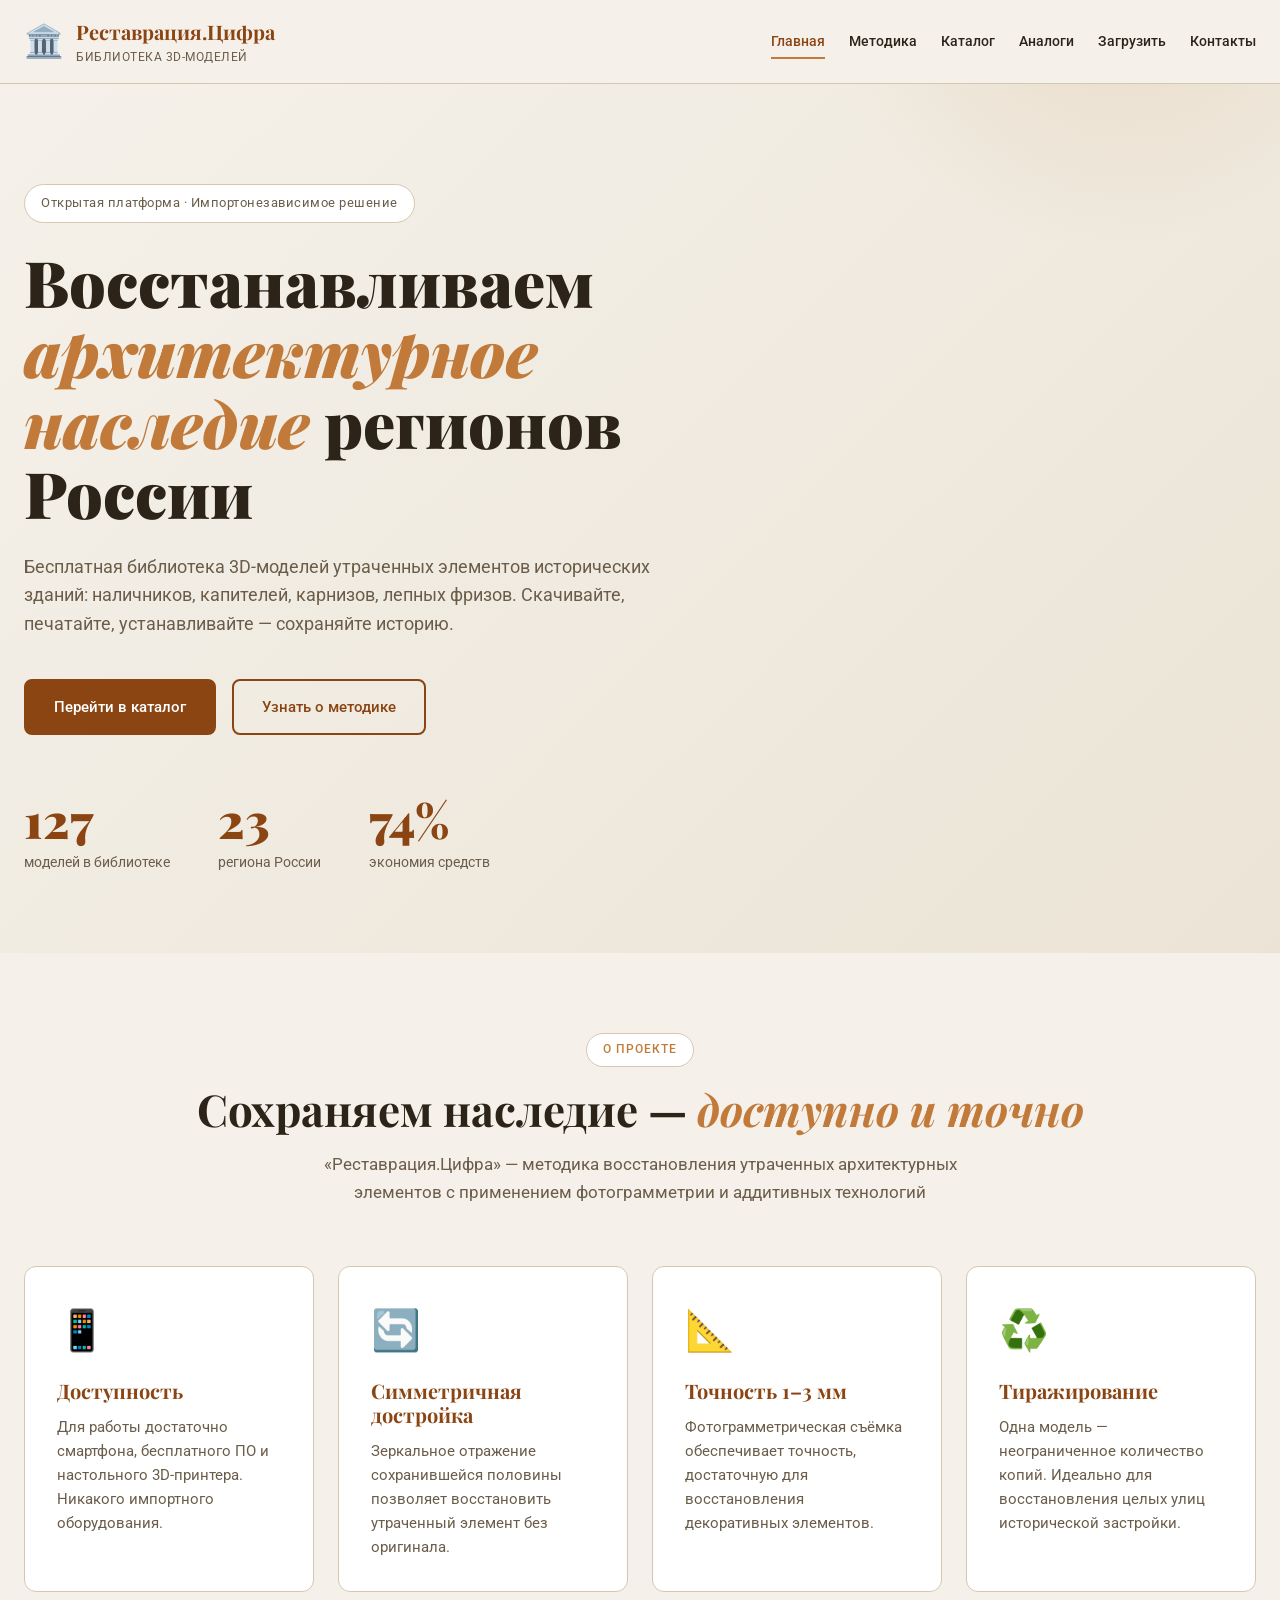
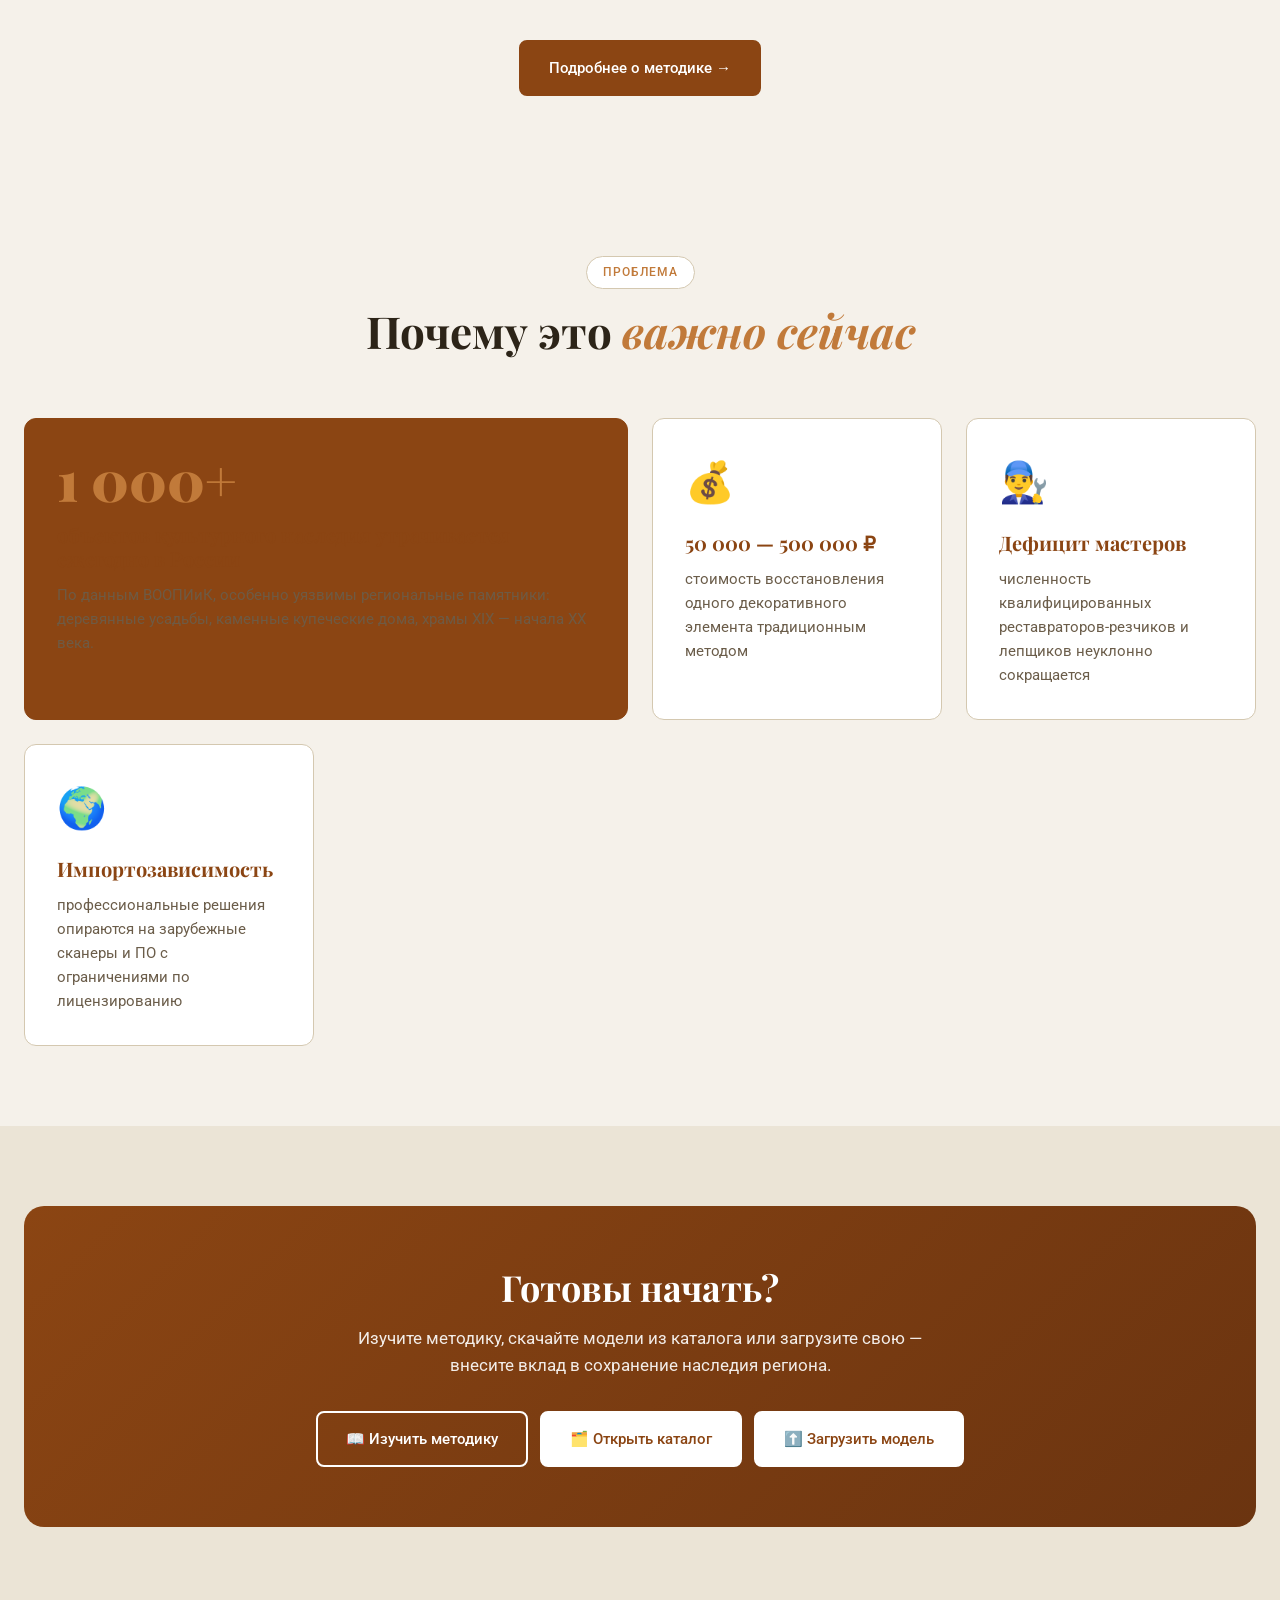
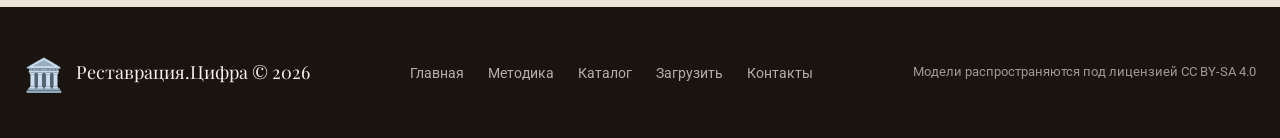
<file: index.html>
<!DOCTYPE html>
<html lang="ru">
<head>
    <meta charset="UTF-8">
    <meta name="viewport" content="width=device-width, initial-scale=1.0">
    <title>Реставрация.Цифра — Библиотека 3D-моделей архитектурных элементов</title>
    <link rel="stylesheet" href="styles.css">
    <link rel="stylesheet" href="pages.css">
    <link href="https://fonts.googleapis.com/css2?family=Playfair+Display:wght@400;700;900&family=Roboto:wght@300;400;500;700&display=swap" rel="stylesheet">
</head>
<body>
    <header class="header">
        <div class="container">
            <div class="header__inner">
                <a href="index.html" class="logo">
                    <span class="logo__icon">🏛️</span>
                    <div class="logo__text">
                        <span class="logo__title">Реставрация.Цифра</span>
                        <span class="logo__subtitle">Библиотека 3D-моделей</span>
                    </div>
                </a>
                <nav class="nav">
                    <a href="index.html" class="nav__link active">Главная</a>
                    <a href="methodology.html" class="nav__link">Методика</a>
                    <a href="catalog.html" class="nav__link">Каталог</a>
                    <a href="analogs.html" class="nav__link">Аналоги</a>
                    <a href="upload.html" class="nav__link">Загрузить</a>
                    <a href="contacts.html" class="nav__link">Контакты</a>
                </nav>
                <button class="burger" id="burger"><span></span><span></span><span></span></button>
            </div>
        </div>
    </header>

    <section class="hero">
        <div class="container">
            <div class="hero__content">
                <span class="hero__badge">Открытая платформа · Импортонезависимое решение</span>
                <h1 class="hero__title">Восстанавливаем <span class="accent">архитектурное наследие</span> регионов России</h1>
                <p class="hero__text">Бесплатная библиотека 3D-моделей утраченных элементов исторических зданий: наличников, капителей, карнизов, лепных фризов. Скачивайте, печатайте, устанавливайте — сохраняйте историю.</p>
                <div class="hero__actions">
                    <a href="catalog.html" class="btn btn--primary">Перейти в каталог</a>
                    <a href="methodology.html" class="btn btn--secondary">Узнать о методике</a>
                </div>
                <div class="hero__stats">
                    <div class="stat"><span class="stat__value">127</span><span class="stat__label">моделей в библиотеке</span></div>
                    <div class="stat"><span class="stat__value">23</span><span class="stat__label">региона России</span></div>
                    <div class="stat"><span class="stat__value">74%</span><span class="stat__label">экономия средств</span></div>
                </div>
            </div>
        </div>
    </section>

    <section class="section features">
        <div class="container">
            <div class="section__header">
                <span class="section__tag">О проекте</span>
                <h2 class="section__title">Сохраняем наследие — <span class="accent">доступно и точно</span></h2>
                <p class="section__subtitle">«Реставрация.Цифра» — методика восстановления утраченных архитектурных элементов с применением фотограмметрии и аддитивных технологий</p>
            </div>
            <div class="about__grid">
                <div class="about__card"><div class="about__icon">📱</div><h3 class="about__card-title">Доступность</h3><p class="about__card-text">Для работы достаточно смартфона, бесплатного ПО и настольного 3D-принтера. Никакого импортного оборудования.</p></div>
                <div class="about__card"><div class="about__icon">🔄</div><h3 class="about__card-title">Симметричная достройка</h3><p class="about__card-text">Зеркальное отражение сохранившейся половины позволяет восстановить утраченный элемент без оригинала.</p></div>
                <div class="about__card"><div class="about__icon">📐</div><h3 class="about__card-title">Точность 1–3 мм</h3><p class="about__card-text">Фотограмметрическая съёмка обеспечивает точность, достаточную для восстановления декоративных элементов.</p></div>
                <div class="about__card"><div class="about__icon">♻️</div><h3 class="about__card-title">Тиражирование</h3><p class="about__card-text">Одна модель — неограниченное количество копий. Идеально для восстановления целых улиц исторической застройки.</p></div>
            </div>
            <div class="center-action">
                <a href="methodology.html" class="btn btn--primary">Подробнее о методике →</a>
            </div>
        </div>
    </section>

    <section class="section problem">
        <div class="container">
            <div class="section__header">
                <span class="section__tag">Проблема</span>
                <h2 class="section__title">Почему это <span class="accent">важно сейчас</span></h2>
            </div>
            <div class="problem__grid">
                <div class="problem__card problem__card--large">
                    <div class="problem__number">1 000+</div>
                    <h3>объектов культурного наследия утрачивается ежегодно в России</h3>
                    <p>По данным ВООПИиК, особенно уязвимы региональные памятники: деревянные усадьбы, каменные купеческие дома, храмы XIX — начала XX века.</p>
                </div>
                <div class="problem__card">
                    <div class="problem__icon">💰</div>
                    <h3>50 000 — 500 000 ₽</h3>
                    <p>стоимость восстановления одного декоративного элемента традиционным методом</p>
                </div>
                <div class="problem__card">
                    <div class="problem__icon">👨‍🔧</div>
                    <h3>Дефицит мастеров</h3>
                    <p>численность квалифицированных реставраторов-резчиков и лепщиков неуклонно сокращается</p>
                </div>
                <div class="problem__card">
                    <div class="problem__icon">🌍</div>
                    <h3>Импортозависимость</h3>
                    <p>профессиональные решения опираются на зарубежные сканеры и ПО с ограничениями по лицензированию</p>
                </div>
            </div>
        </div>
    </section>

    <section class="section cta">
        <div class="container">
            <div class="cta__inner">
                <h2>Готовы начать?</h2>
                <p>Изучите методику, скачайте модели из каталога или загрузите свою — внесите вклад в сохранение наследия региона.</p>
                <div class="cta__actions">
                    <a href="methodology.html" class="btn btn--secondary">📖 Изучить методику</a>
                    <a href="catalog.html" class="btn btn--primary">🗂️ Открыть каталог</a>
                    <a href="upload.html" class="btn btn--primary">⬆️ Загрузить модель</a>
                </div>
            </div>
        </div>
    </section>

    <footer class="footer">
        <div class="container">
            <div class="footer__inner">
                <div class="footer__brand"><span class="logo__icon">🏛️</span><span>Реставрация.Цифра © 2026</span></div>
                <div class="footer__links">
                    <a href="index.html">Главная</a>
                    <a href="methodology.html">Методика</a>
                    <a href="catalog.html">Каталог</a>
                    <a href="upload.html">Загрузить</a>
                    <a href="contacts.html">Контакты</a>
                </div>
                <div class="footer__license">Модели распространяются под лицензией CC BY-SA 4.0</div>
            </div>
        </div>
    </footer>

    <script src="script.js"></script>
</body>
</html>
</file>
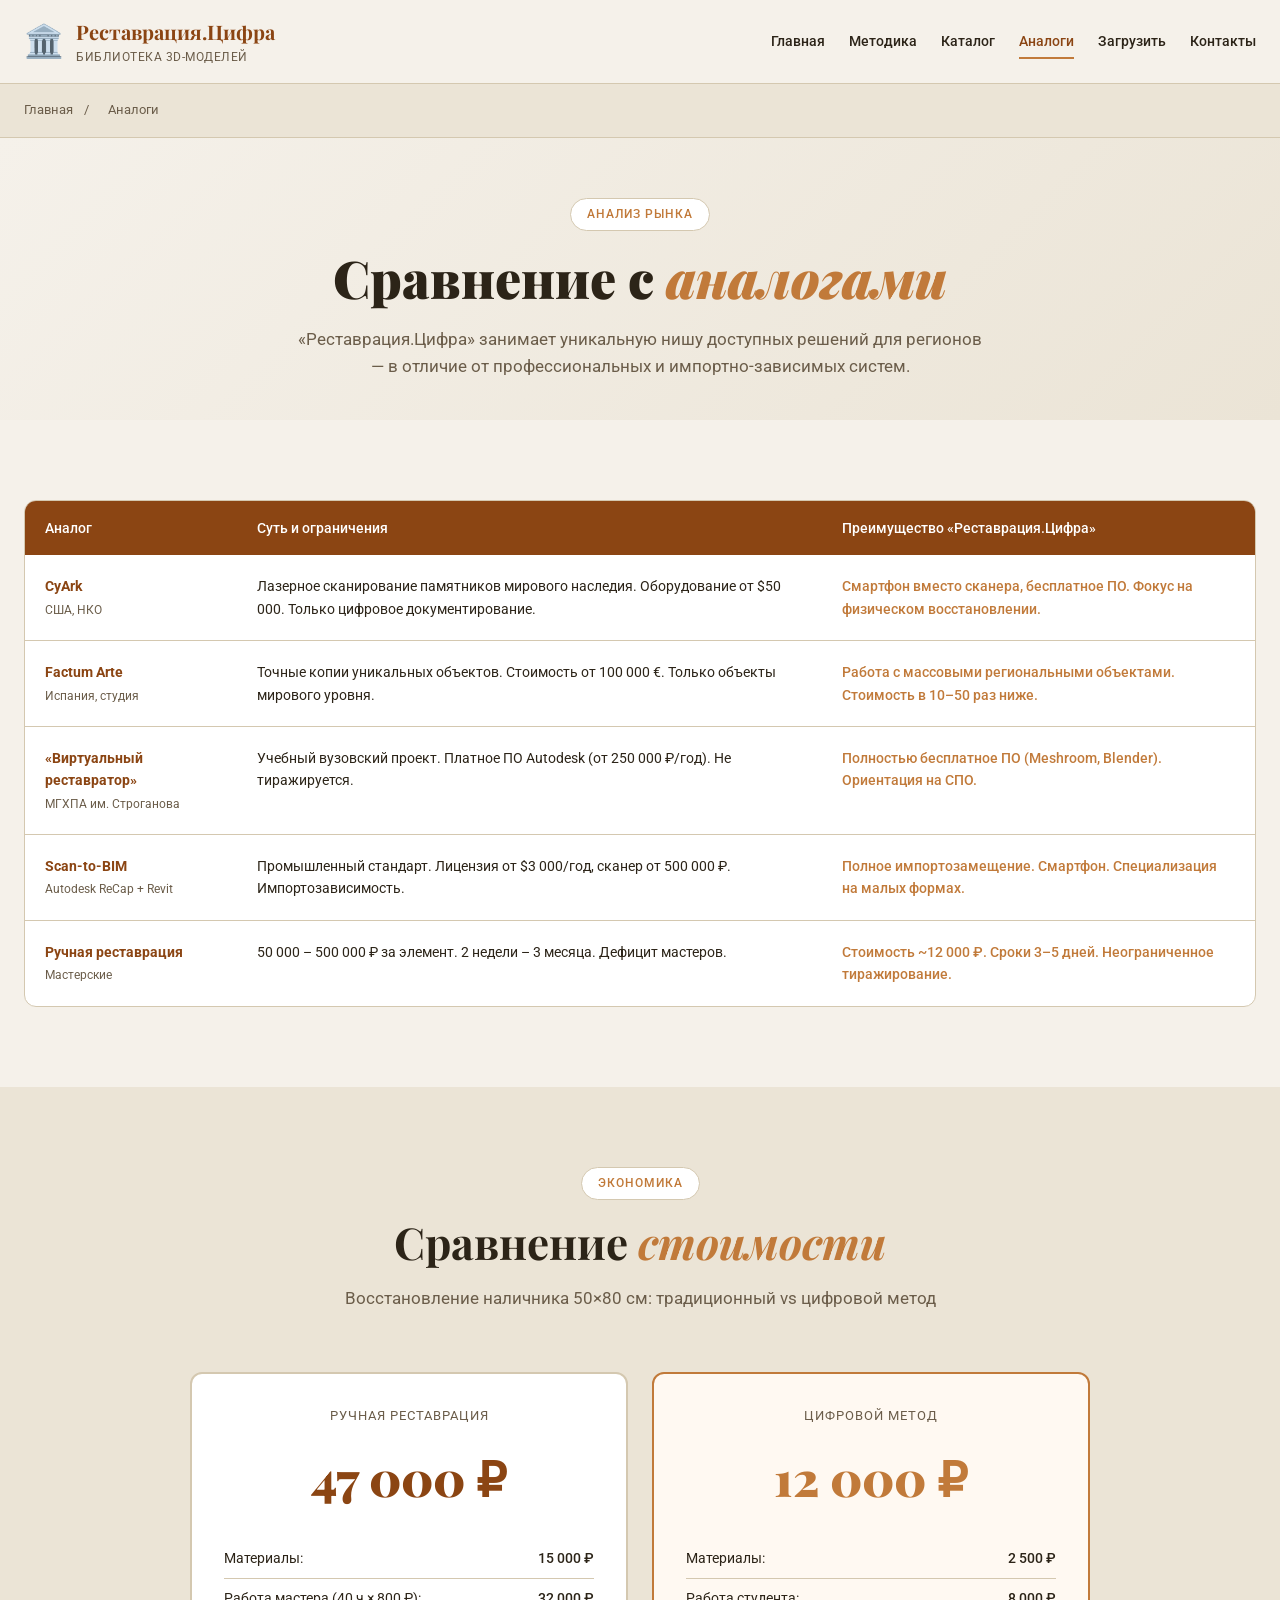
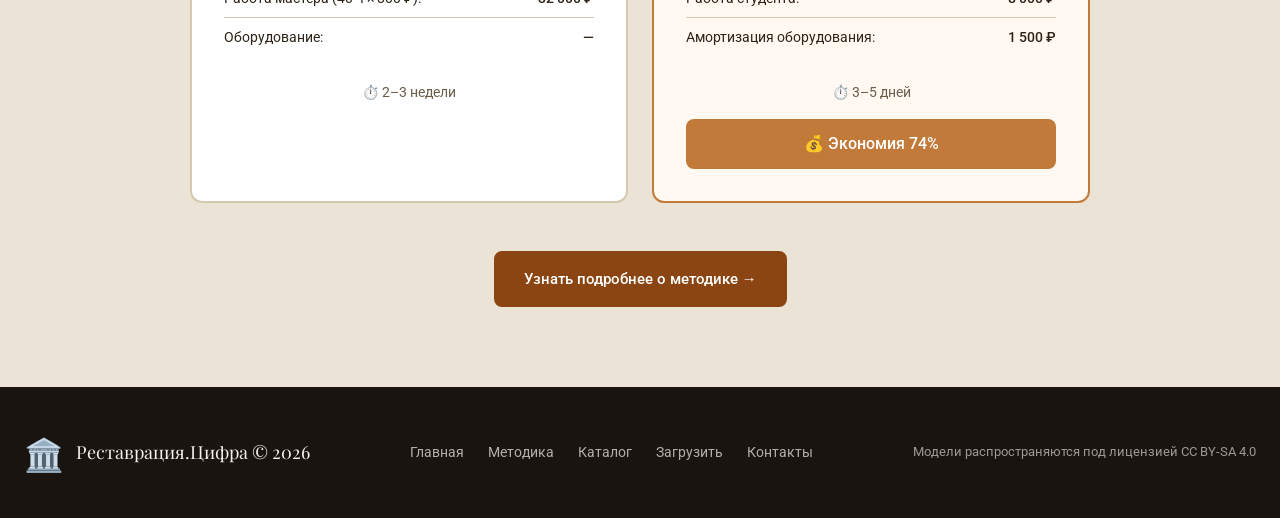
<file: analogs.html>
<!DOCTYPE html>
<html lang="ru">
<head>
    <meta charset="UTF-8">
    <meta name="viewport" content="width=device-width, initial-scale=1.0">
    <title>Аналоги и сравнение — Реставрация.Цифра</title>
    <link rel="stylesheet" href="styles.css">
    <link rel="stylesheet" href="pages.css">
    <link href="https://fonts.googleapis.com/css2?family=Playfair+Display:wght@400;700;900&family=Roboto:wght@300;400;500;700&display=swap" rel="stylesheet">
</head>
<body>
    <header class="header">
        <div class="container">
            <div class="header__inner">
                <a href="index.html" class="logo">
                    <span class="logo__icon">🏛️</span>
                    <div class="logo__text">
                        <span class="logo__title">Реставрация.Цифра</span>
                        <span class="logo__subtitle">Библиотека 3D-моделей</span>
                    </div>
                </a>
                <nav class="nav">
                    <a href="index.html" class="nav__link">Главная</a>
                    <a href="methodology.html" class="nav__link">Методика</a>
                    <a href="catalog.html" class="nav__link">Каталог</a>
                    <a href="analogs.html" class="nav__link active">Аналоги</a>
                    <a href="upload.html" class="nav__link">Загрузить</a>
                    <a href="contacts.html" class="nav__link">Контакты</a>
                </nav>
                <button class="burger" id="burger"><span></span><span></span><span></span></button>
            </div>
        </div>
    </header>

    <div class="breadcrumbs">
        <div class="container">
            <a href="index.html">Главная</a> <span>/</span> <span>Аналоги</span>
        </div>
    </div>

    <section class="page-hero">
        <div class="container">
            <span class="section__tag">Анализ рынка</span>
            <h1 class="page-hero__title">Сравнение с <span class="accent">аналогами</span></h1>
            <p class="page-hero__text">«Реставрация.Цифра» занимает уникальную нишу доступных решений для регионов — в отличие от профессиональных и импортно-зависимых систем.</p>
        </div>
    </section>

    <section class="section">
        <div class="container">
            <div class="table-wrapper">
                <table class="compare-table">
                    <thead>
                        <tr>
                            <th>Аналог</th>
                            <th>Суть и ограничения</th>
                            <th>Преимущество «Реставрация.Цифра»</th>
                        </tr>
                    </thead>
                    <tbody>
                        <tr>
                            <td><strong>CyArk</strong><br><small>США, НКО</small></td>
                            <td>Лазерное сканирование памятников мирового наследия. Оборудование от $50 000. Только цифровое документирование.</td>
                            <td>Смартфон вместо сканера, бесплатное ПО. Фокус на физическом восстановлении.</td>
                        </tr>
                        <tr>
                            <td><strong>Factum Arte</strong><br><small>Испания, студия</small></td>
                            <td>Точные копии уникальных объектов. Стоимость от 100 000 €. Только объекты мирового уровня.</td>
                            <td>Работа с массовыми региональными объектами. Стоимость в 10–50 раз ниже.</td>
                        </tr>
                        <tr>
                            <td><strong>«Виртуальный реставратор»</strong><br><small>МГХПА им. Строганова</small></td>
                            <td>Учебный вузовский проект. Платное ПО Autodesk (от 250 000 ₽/год). Не тиражируется.</td>
                            <td>Полностью бесплатное ПО (Meshroom, Blender). Ориентация на СПО.</td>
                        </tr>
                        <tr>
                            <td><strong>Scan-to-BIM</strong><br><small>Autodesk ReCap + Revit</small></td>
                            <td>Промышленный стандарт. Лицензия от $3 000/год, сканер от 500 000 ₽. Импортозависимость.</td>
                            <td>Полное импортозамещение. Смартфон. Специализация на малых формах.</td>
                        </tr>
                        <tr>
                            <td><strong>Ручная реставрация</strong><br><small>Мастерские</small></td>
                            <td>50 000 – 500 000 ₽ за элемент. 2 недели – 3 месяца. Дефицит мастеров.</td>
                            <td>Стоимость ~12 000 ₽. Сроки 3–5 дней. Неограниченное тиражирование.</td>
                        </tr>
                    </tbody>
                </table>
            </div>
        </div>
    </section>

    <section class="section section--alt">
        <div class="container">
            <div class="section__header">
                <span class="section__tag">Экономика</span>
                <h2 class="section__title">Сравнение <span class="accent">стоимости</span></h2>
                <p class="section__subtitle">Восстановление наличника 50×80 см: традиционный vs цифровой метод</p>
            </div>
            <div class="cost-compare">
                <div class="cost-card cost-card--old">
                    <div class="cost-card__label">Ручная реставрация</div>
                    <div class="cost-card__price">47 000 ₽</div>
                    <ul class="cost-card__list">
                        <li>Материалы: <span>15 000 ₽</span></li>
                        <li>Работа мастера (40 ч × 800 ₽): <span>32 000 ₽</span></li>
                        <li>Оборудование: <span>—</span></li>
                    </ul>
                    <div class="cost-card__time">⏱️ 2–3 недели</div>
                </div>
                <div class="cost-card cost-card--new">
                    <div class="cost-card__label">Цифровой метод</div>
                    <div class="cost-card__price">12 000 ₽</div>
                    <ul class="cost-card__list">
                        <li>Материалы: <span>2 500 ₽</span></li>
                        <li>Работа студента: <span>8 000 ₽</span></li>
                        <li>Амортизация оборудования: <span>1 500 ₽</span></li>
                    </ul>
                    <div class="cost-card__time">⏱️ 3–5 дней</div>
                    <div class="cost-card__save">💰 Экономия 74%</div>
                </div>
            </div>
            <div class="center-action">
                <a href="methodology.html" class="btn btn--primary">Узнать подробнее о методике →</a>
            </div>
        </div>
    </section>

    <footer class="footer">
        <div class="container">
            <div class="footer__inner">
                <div class="footer__brand"><span class="logo__icon">🏛️</span><span>Реставрация.Цифра © 2026</span></div>
                <div class="footer__links">
                    <a href="index.html">Главная</a>
                    <a href="methodology.html">Методика</a>
                    <a href="catalog.html">Каталог</a>
                    <a href="upload.html">Загрузить</a>
                    <a href="contacts.html">Контакты</a>
                </div>
                <div class="footer__license">Модели распространяются под лицензией CC BY-SA 4.0</div>
            </div>
        </div>
    </footer>

    <script src="script.js"></script>
</body>
</html>
</file>
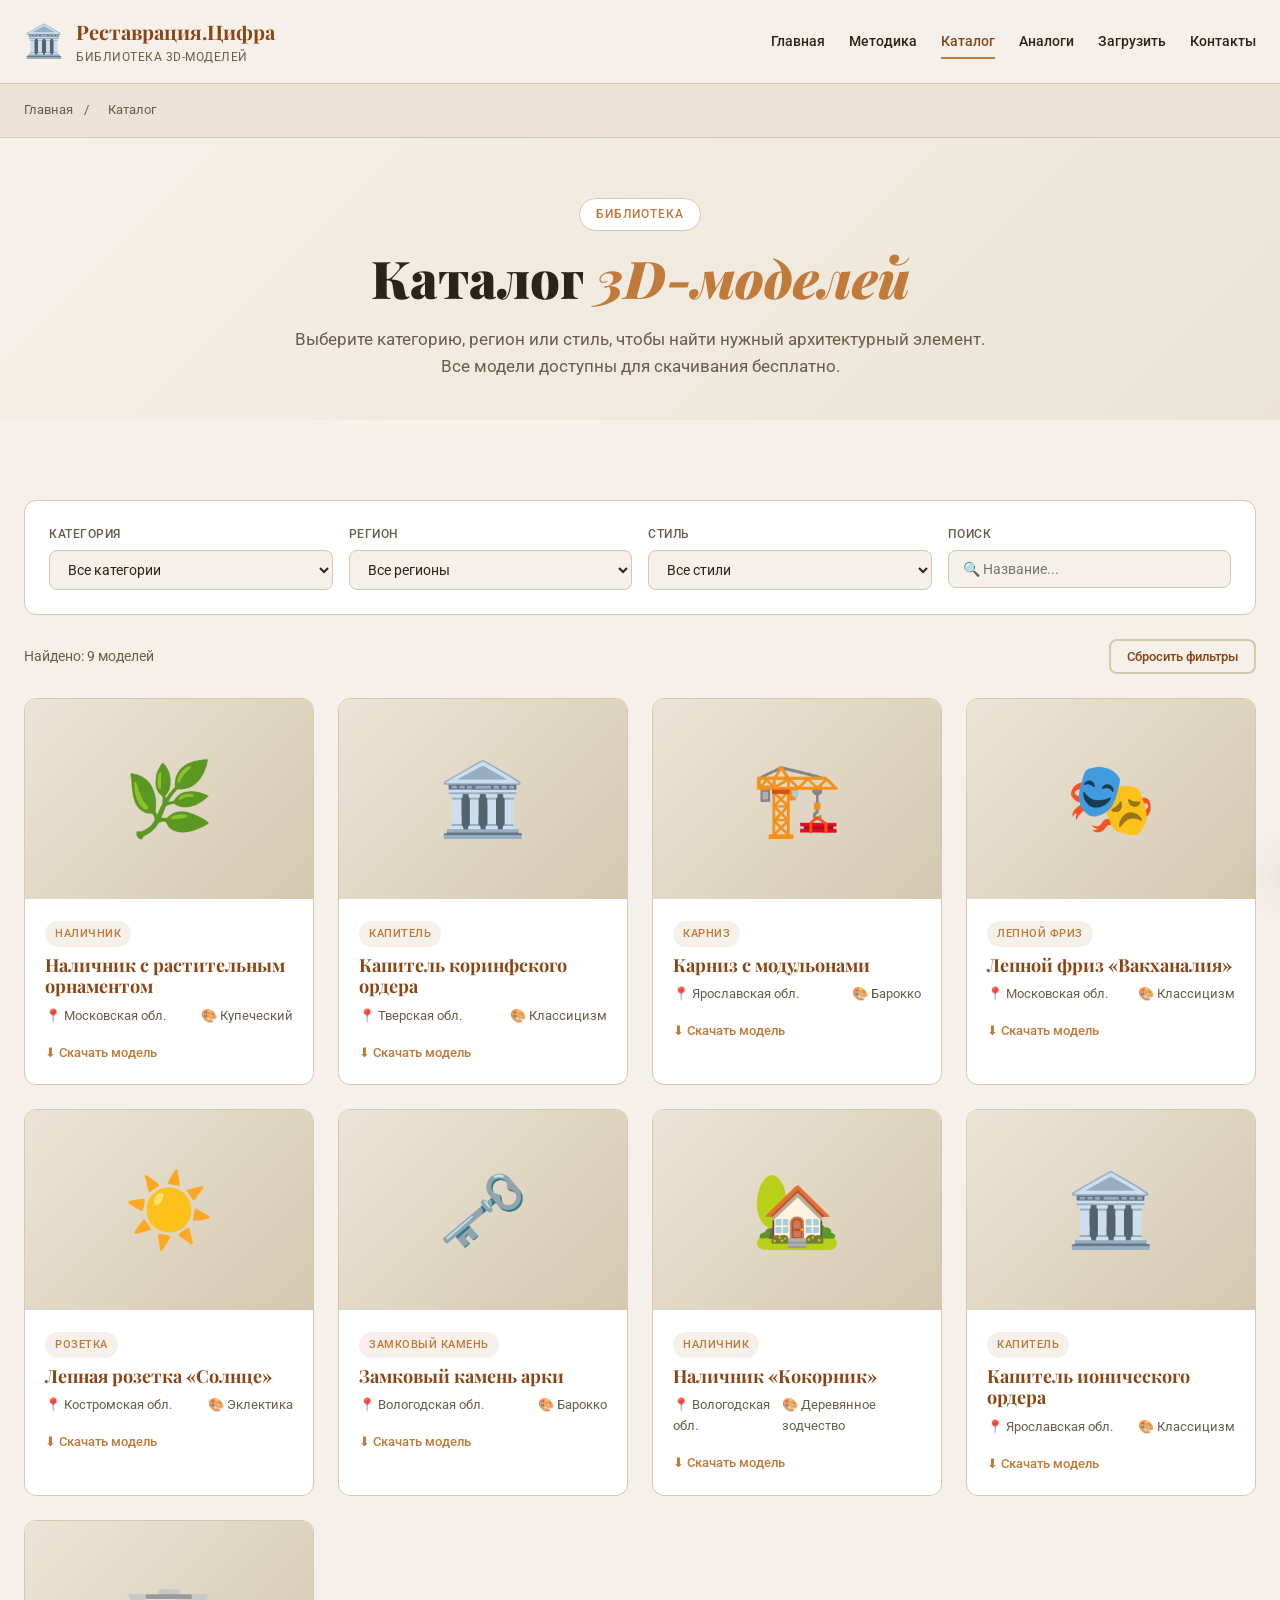
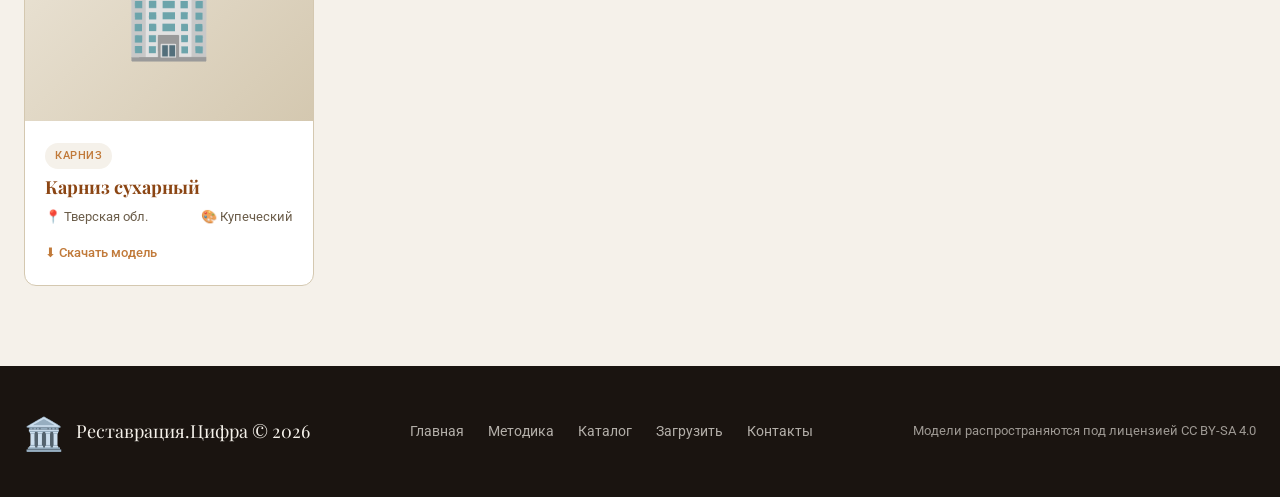
<file: catalog.html>
<!DOCTYPE html>
<html lang="ru">
<head>
    <meta charset="UTF-8">
    <meta name="viewport" content="width=device-width, initial-scale=1.0">
    <title>Каталог 3D-моделей — Реставрация.Цифра</title>
    <link rel="stylesheet" href="styles.css">
    <link rel="stylesheet" href="pages.css">
    <link href="https://fonts.googleapis.com/css2?family=Playfair+Display:wght@400;700;900&family=Roboto:wght@300;400;500;700&display=swap" rel="stylesheet">
</head>
<body>
    <header class="header">
        <div class="container">
            <div class="header__inner">
                <a href="index.html" class="logo">
                    <span class="logo__icon">🏛️</span>
                    <div class="logo__text">
                        <span class="logo__title">Реставрация.Цифра</span>
                        <span class="logo__subtitle">Библиотека 3D-моделей</span>
                    </div>
                </a>
                <nav class="nav">
                    <a href="index.html" class="nav__link">Главная</a>
                    <a href="methodology.html" class="nav__link">Методика</a>
                    <a href="catalog.html" class="nav__link active">Каталог</a>
                    <a href="analogs.html" class="nav__link">Аналоги</a>
                    <a href="upload.html" class="nav__link">Загрузить</a>
                    <a href="contacts.html" class="nav__link">Контакты</a>
                </nav>
                <button class="burger" id="burger"><span></span><span></span><span></span></button>
            </div>
        </div>
    </header>

    <div class="breadcrumbs">
        <div class="container">
            <a href="index.html">Главная</a> <span>/</span> <span>Каталог</span>
        </div>
    </div>

    <section class="page-hero">
        <div class="container">
            <span class="section__tag">Библиотека</span>
            <h1 class="page-hero__title">Каталог <span class="accent">3D-моделей</span></h1>
            <p class="page-hero__text">Выберите категорию, регион или стиль, чтобы найти нужный архитектурный элемент. Все модели доступны для скачивания бесплатно.</p>
        </div>
    </section>

    <section class="section">
        <div class="container">
            <div class="filters">
                <div class="filter-group">
                    <label class="filter-label">Категория</label>
                    <select id="filter-category" class="filter-select">
                        <option value="all">Все категории</option>
                        <option value="nalichnik">Наличники</option>
                        <option value="capital">Капители</option>
                        <option value="cornice">Карнизы</option>
                        <option value="frieze">Лепные фризы</option>
                        <option value="rosette">Розетки</option>
                        <option value="keystone">Замковые камни</option>
                    </select>
                </div>
                <div class="filter-group">
                    <label class="filter-label">Регион</label>
                    <select id="filter-region" class="filter-select">
                        <option value="all">Все регионы</option>
                        <option value="moscow">Московская область</option>
                        <option value="tver">Тверская область</option>
                        <option value="yaroslavl">Ярославская область</option>
                        <option value="vologda">Вологодская область</option>
                        <option value="kostroma">Костромская область</option>
                    </select>
                </div>
                <div class="filter-group">
                    <label class="filter-label">Стиль</label>
                    <select id="filter-style" class="filter-select">
                        <option value="all">Все стили</option>
                        <option value="classic">Классицизм</option>
                        <option value="baroque">Барокко</option>
                        <option value="eclectic">Эклектика</option>
                        <option value="wooden">Деревянное зодчество</option>
                        <option value="merchant">Купеческий</option>
                    </select>
                </div>
                <div class="filter-group">
                    <label class="filter-label">Поиск</label>
                    <input type="text" id="search-input" class="filter-input" placeholder="🔍 Название...">
                </div>
            </div>

            <div class="catalog__toolbar">
                <span id="results-count" class="results-count">Найдено: 9 моделей</span>
                <button class="btn btn--outline btn--small" onclick="resetFilters()">Сбросить фильтры</button>
            </div>

            <div class="models-grid" id="models-grid"></div>
            <div class="catalog__empty" id="catalog-empty" style="display:none;">
                <p>😔 По вашему запросу ничего не найдено. Попробуйте изменить фильтры.</p>
            </div>
        </div>
    </section>

    <div class="modal" id="modal">
        <div class="modal__overlay" id="modal-overlay"></div>
        <div class="modal__content">
            <button class="modal__close" id="modal-close">&times;</button>
            <div class="modal__image" id="modal-image"></div>
            <div class="modal__body">
                <span class="modal__badge" id="modal-category"></span>
                <h2 class="modal__title" id="modal-title"></h2>
                <div class="modal__meta"><span id="modal-region"></span><span id="modal-style"></span></div>
                <p class="modal__description" id="modal-description"></p>
                <div class="modal__specs">
                    <div class="spec"><span class="spec__label">Размер:</span><span class="spec__value" id="modal-size"></span></div>
                    <div class="spec"><span class="spec__label">Материал оригинала:</span><span class="spec__value" id="modal-material"></span></div>
                    <div class="spec"><span class="spec__label">Формат файла:</span><span class="spec__value" id="modal-format"></span></div>
                    <div class="spec"><span class="spec__label">Точность:</span><span class="spec__value" id="modal-accuracy"></span></div>
                </div>
                <div class="modal__actions">
                    <button class="btn btn--primary" onclick="downloadModel()">⬇ Скачать STL</button>
                    <button class="btn btn--secondary" onclick="downloadModel()">⬇ Скачать OBJ</button>
                </div>
            </div>
        </div>
    </div>

    <div class="toast" id="toast"></div>

    <footer class="footer">
        <div class="container">
            <div class="footer__inner">
                <div class="footer__brand"><span class="logo__icon">🏛️</span><span>Реставрация.Цифра © 2026</span></div>
                <div class="footer__links">
                    <a href="index.html">Главная</a>
                    <a href="methodology.html">Методика</a>
                    <a href="catalog.html">Каталог</a>
                    <a href="upload.html">Загрузить</a>
                    <a href="contacts.html">Контакты</a>
                </div>
                <div class="footer__license">Модели распространяются под лицензией CC BY-SA 4.0</div>
            </div>
        </div>
    </footer>

    <script src="catalog.js"></script>
    <script src="script.js"></script>
</body>
</html>
</file>
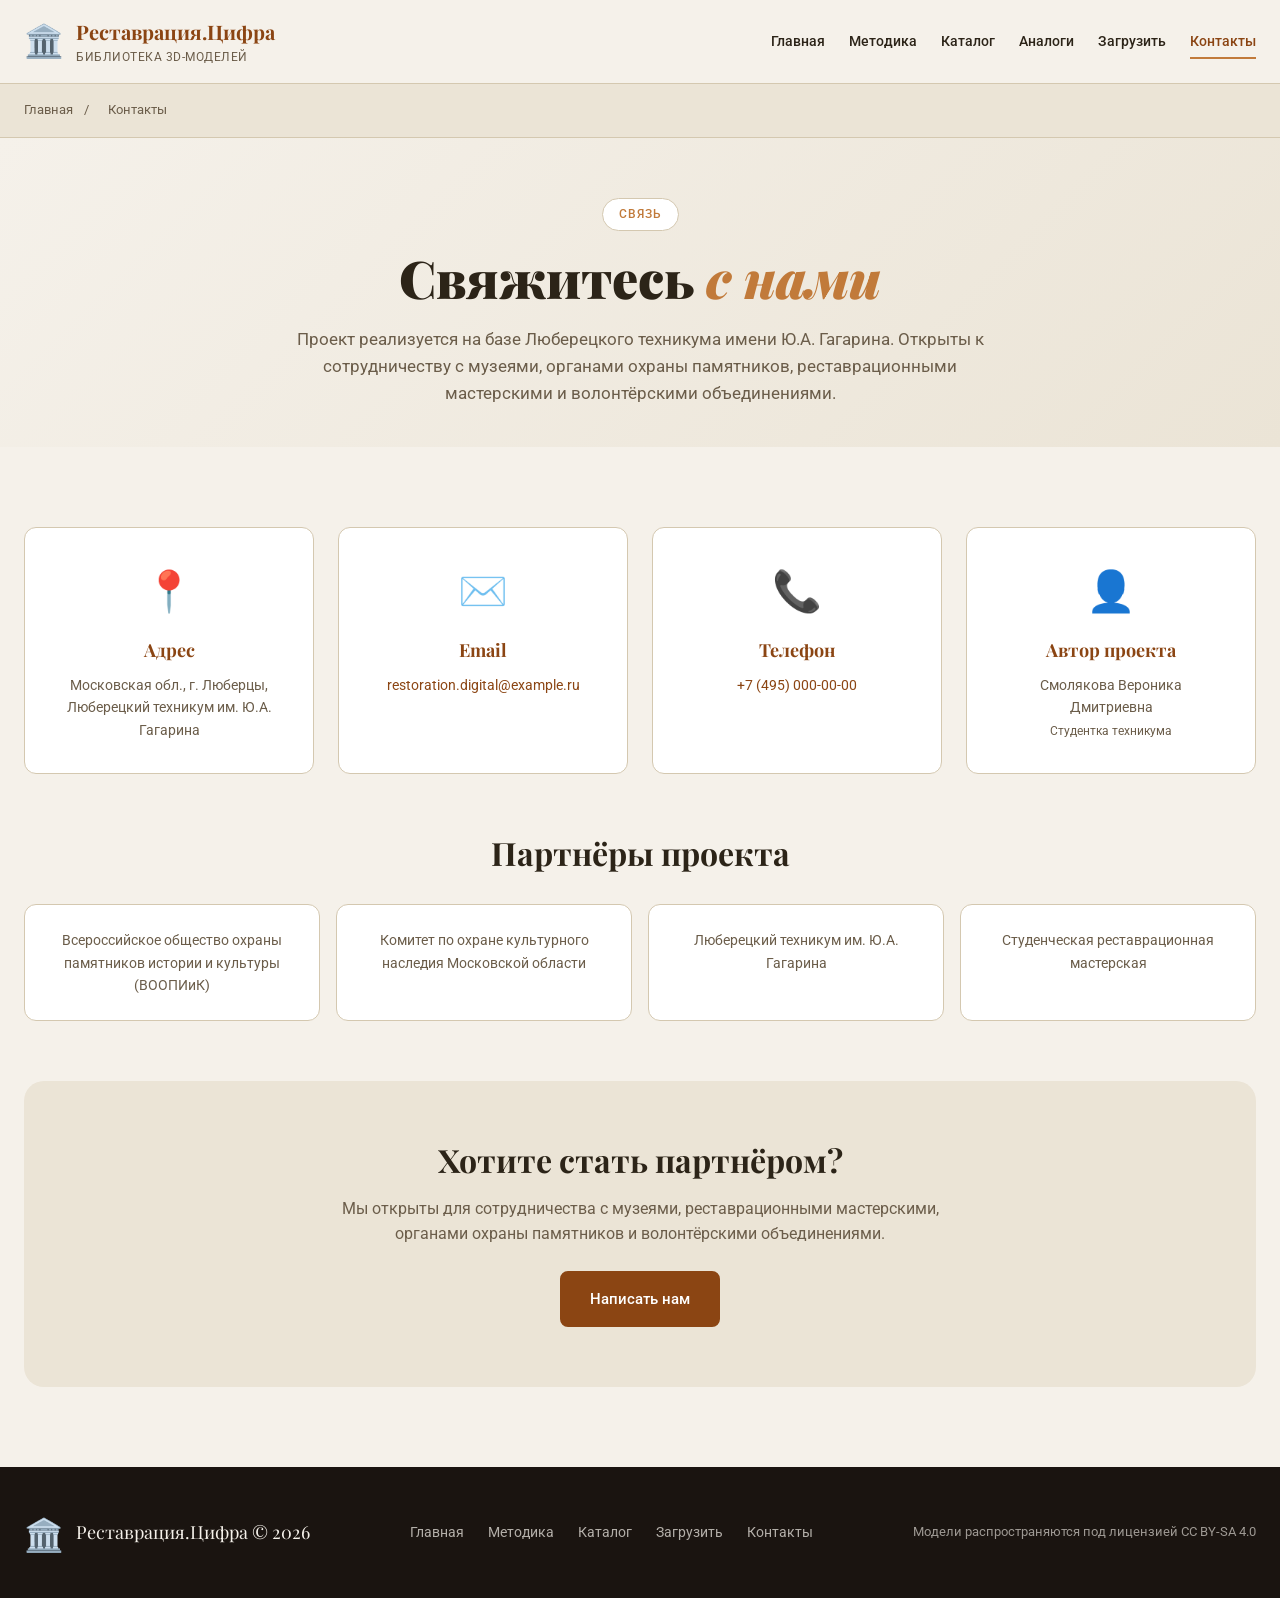
<file: contacts.html>
<!DOCTYPE html>
<html lang="ru">
<head>
    <meta charset="UTF-8">
    <meta name="viewport" content="width=device-width, initial-scale=1.0">
    <title>Контакты — Реставрация.Цифра</title>
    <link rel="stylesheet" href="styles.css">
    <link rel="stylesheet" href="pages.css">
    <link href="https://fonts.googleapis.com/css2?family=Playfair+Display:wght@400;700;900&family=Roboto:wght@300;400;500;700&display=swap" rel="stylesheet">
</head>
<body>
    <header class="header">
        <div class="container">
            <div class="header__inner">
                <a href="index.html" class="logo">
                    <span class="logo__icon">🏛️</span>
                    <div class="logo__text">
                        <span class="logo__title">Реставрация.Цифра</span>
                        <span class="logo__subtitle">Библиотека 3D-моделей</span>
                    </div>
                </a>
                <nav class="nav">
                    <a href="index.html" class="nav__link">Главная</a>
                    <a href="methodology.html" class="nav__link">Методика</a>
                    <a href="catalog.html" class="nav__link">Каталог</a>
                    <a href="analogs.html" class="nav__link">Аналоги</a>
                    <a href="upload.html" class="nav__link">Загрузить</a>
                    <a href="contacts.html" class="nav__link active">Контакты</a>
                </nav>
                <button class="burger" id="burger"><span></span><span></span><span></span></button>
            </div>
        </div>
    </header>

    <div class="breadcrumbs">
        <div class="container">
            <a href="index.html">Главная</a> <span>/</span> <span>Контакты</span>
        </div>
    </div>

    <section class="page-hero">
        <div class="container">
            <span class="section__tag">Связь</span>
            <h1 class="page-hero__title">Свяжитесь <span class="accent">с нами</span></h1>
            <p class="page-hero__text">Проект реализуется на базе Люберецкого техникума имени Ю.А. Гагарина. Открыты к сотрудничеству с музеями, органами охраны памятников, реставрационными мастерскими и волонтёрскими объединениями.</p>
        </div>
    </section>

    <section class="section">
        <div class="container">
            <div class="contacts-grid">
                <div class="contact-card">
                    <div class="contact-card__icon">📍</div>
                    <h3>Адрес</h3>
                    <p>Московская обл., г. Люберцы,<br>Люберецкий техникум им. Ю.А. Гагарина</p>
                </div>
                <div class="contact-card">
                    <div class="contact-card__icon">✉️</div>
                    <h3>Email</h3>
                    <p><a href="mailto:restoration.digital@example.ru">restoration.digital@example.ru</a></p>
                </div>
                <div class="contact-card">
                    <div class="contact-card__icon">📞</div>
                    <h3>Телефон</h3>
                    <p><a href="tel:+74950000000">+7 (495) 000-00-00</a></p>
                </div>
                <div class="contact-card">
                    <div class="contact-card__icon">👤</div>
                    <h3>Автор проекта</h3>
                    <p>Смолякова Вероника Дмитриевна<br><small>Студентка техникума</small></p>
                </div>
            </div>

            <div class="partners-block">
                <h2>Партнёры проекта</h2>
                <div class="partners-grid">
                    <div class="partner">Всероссийское общество охраны памятников истории и культуры (ВООПИиК)</div>
                    <div class="partner">Комитет по охране культурного наследия Московской области</div>
                    <div class="partner">Люберецкий техникум им. Ю.А. Гагарина</div>
                    <div class="partner">Студенческая реставрационная мастерская</div>
                </div>
            </div>

            <div class="contacts-cta">
                <h2>Хотите стать партнёром?</h2>
                <p>Мы открыты для сотрудничества с музеями, реставрационными мастерскими, органами охраны памятников и волонтёрскими объединениями.</p>
                <a href="mailto:restoration.digital@example.ru" class="btn btn--primary">Написать нам</a>
            </div>
        </div>
    </section>

    <footer class="footer">
        <div class="container">
            <div class="footer__inner">
                <div class="footer__brand"><span class="logo__icon">🏛️</span><span>Реставрация.Цифра © 2026</span></div>
                <div class="footer__links">
                    <a href="index.html">Главная</a>
                    <a href="methodology.html">Методика</a>
                    <a href="catalog.html">Каталог</a>
                    <a href="upload.html">Загрузить</a>
                    <a href="contacts.html">Контакты</a>
                </div>
                <div class="footer__license">Модели распространяются под лицензией CC BY-SA 4.0</div>
            </div>
        </div>
    </footer>

    <script src="script.js"></script>
</body>
</html>
</file>
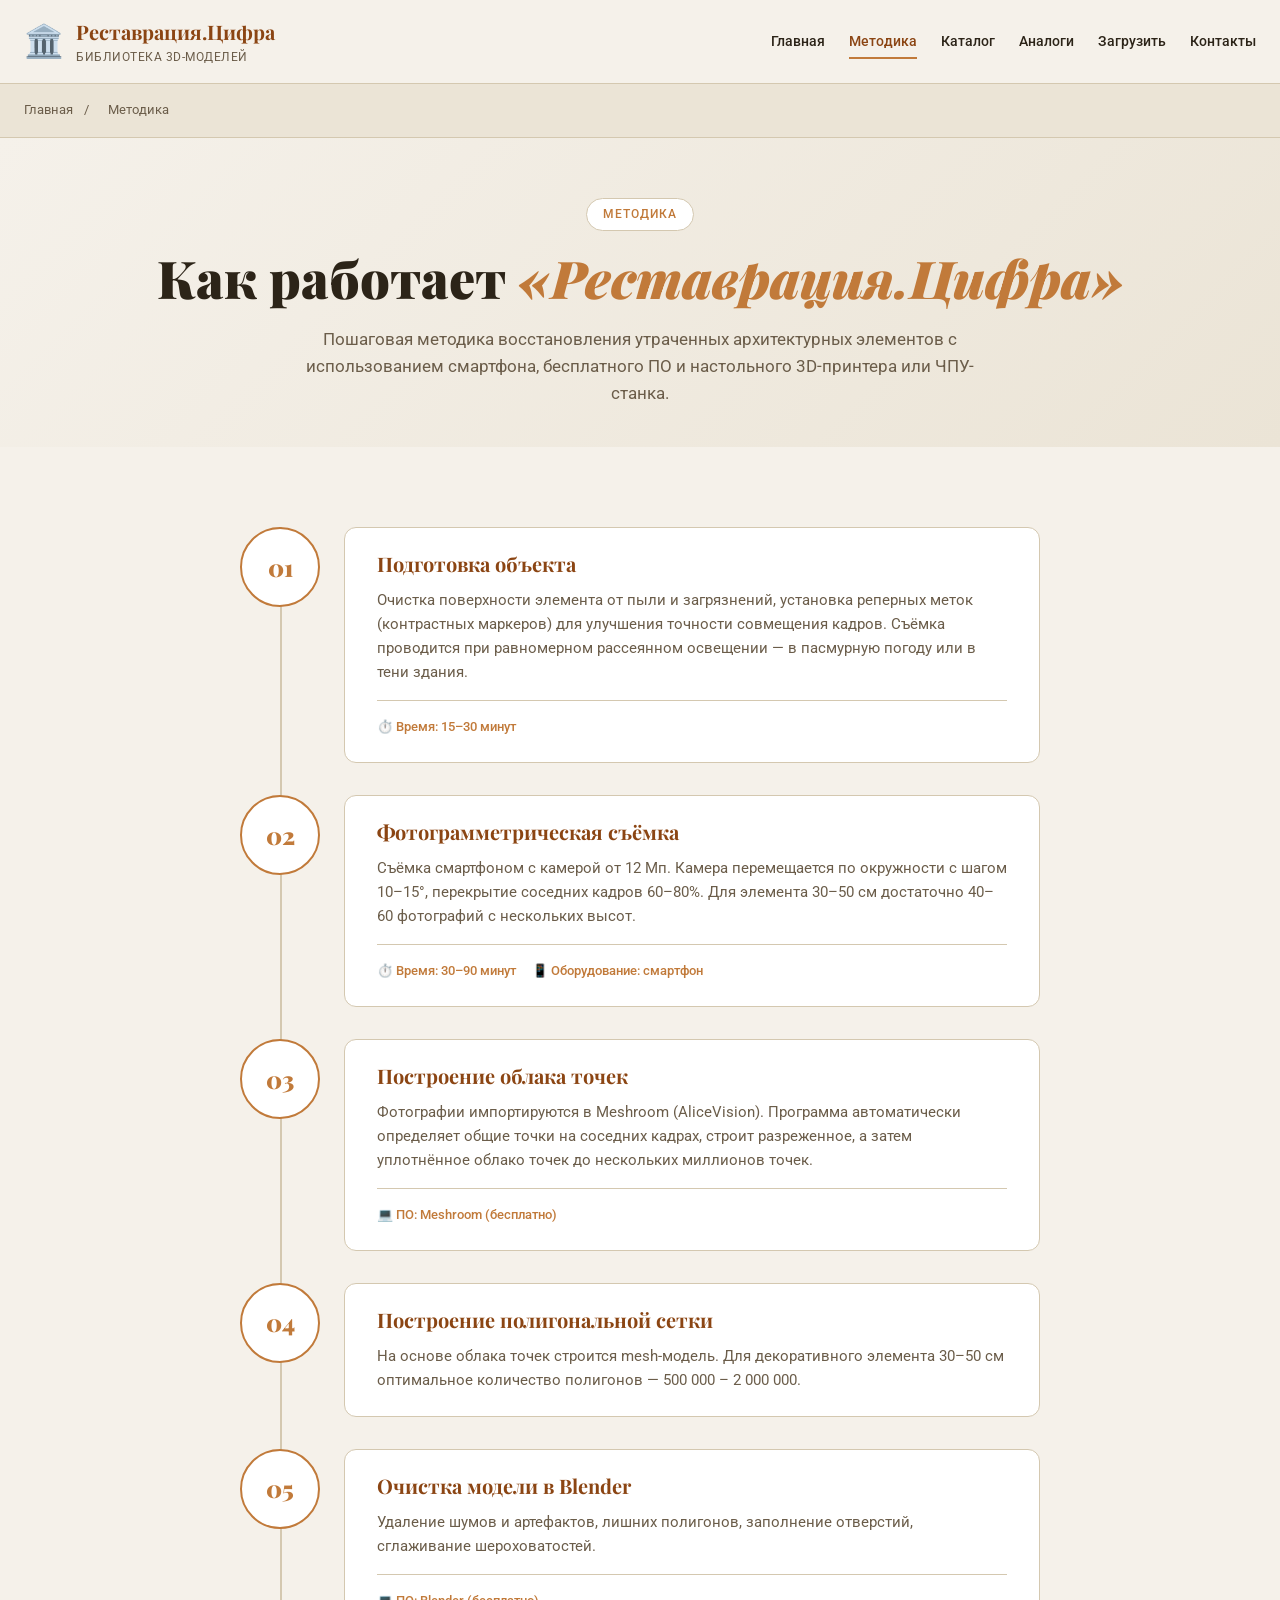
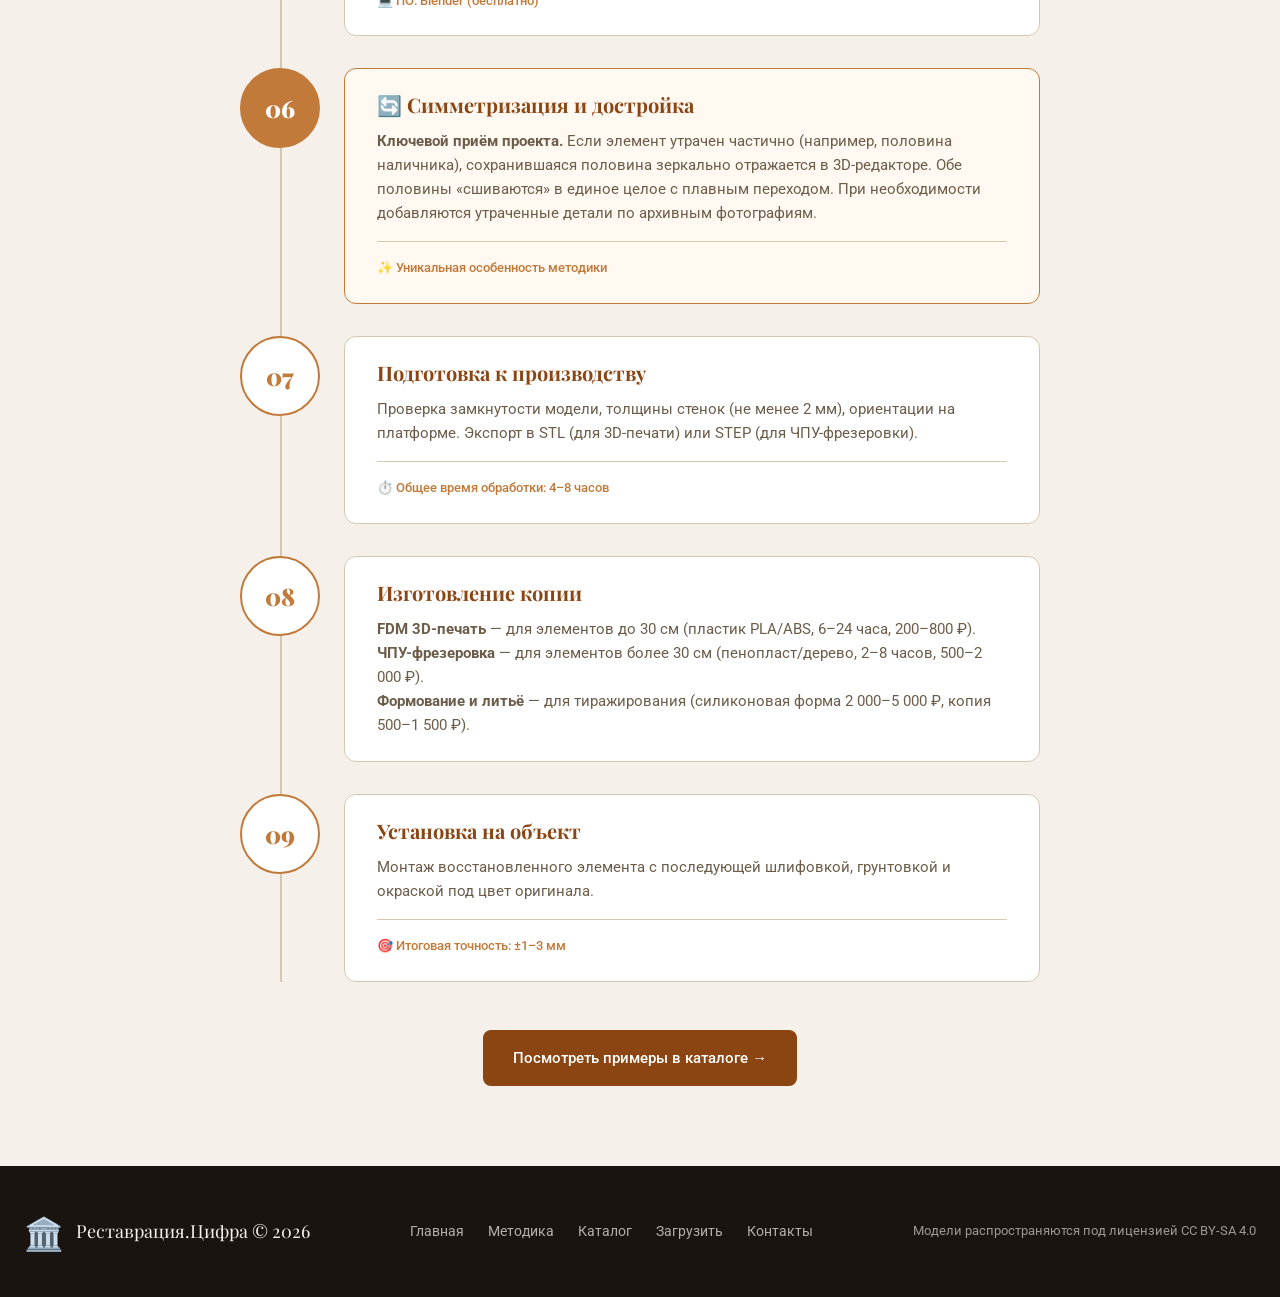
<file: methodology.html>
<!DOCTYPE html>
<html lang="ru">
<head>
    <meta charset="UTF-8">
    <meta name="viewport" content="width=device-width, initial-scale=1.0">
    <title>Методика — Реставрация.Цифра</title>
    <link rel="stylesheet" href="styles.css">
    <link rel="stylesheet" href="pages.css">
    <link href="https://fonts.googleapis.com/css2?family=Playfair+Display:wght@400;700;900&family=Roboto:wght@300;400;500;700&display=swap" rel="stylesheet">
</head>
<body>
    <header class="header">
        <div class="container">
            <div class="header__inner">
                <a href="index.html" class="logo">
                    <span class="logo__icon">🏛️</span>
                    <div class="logo__text">
                        <span class="logo__title">Реставрация.Цифра</span>
                        <span class="logo__subtitle">Библиотека 3D-моделей</span>
                    </div>
                </a>
                <nav class="nav">
                    <a href="index.html" class="nav__link">Главная</a>
                    <a href="methodology.html" class="nav__link active">Методика</a>
                    <a href="catalog.html" class="nav__link">Каталог</a>
                    <a href="analogs.html" class="nav__link">Аналоги</a>
                    <a href="upload.html" class="nav__link">Загрузить</a>
                    <a href="contacts.html" class="nav__link">Контакты</a>
                </nav>
                <button class="burger" id="burger"><span></span><span></span><span></span></button>
            </div>
        </div>
    </header>

    <div class="breadcrumbs">
        <div class="container">
            <a href="index.html">Главная</a> <span>/</span> <span>Методика</span>
        </div>
    </div>

    <section class="page-hero">
        <div class="container">
            <span class="section__tag">Методика</span>
            <h1 class="page-hero__title">Как работает <span class="accent">«Реставрация.Цифра»</span></h1>
            <p class="page-hero__text">Пошаговая методика восстановления утраченных архитектурных элементов с использованием смартфона, бесплатного ПО и настольного 3D-принтера или ЧПУ-станка.</p>
        </div>
    </section>

    <section class="section">
        <div class="container">
            <div class="timeline">
                <div class="timeline__item">
                    <div class="timeline__marker">01</div>
                    <div class="timeline__content">
                        <h3>Подготовка объекта</h3>
                        <p>Очистка поверхности элемента от пыли и загрязнений, установка реперных меток (контрастных маркеров) для улучшения точности совмещения кадров. Съёмка проводится при равномерном рассеянном освещении — в пасмурную погоду или в тени здания.</p>
                        <div class="timeline__meta"><span>⏱️ Время: 15–30 минут</span></div>
                    </div>
                </div>
                <div class="timeline__item">
                    <div class="timeline__marker">02</div>
                    <div class="timeline__content">
                        <h3>Фотограмметрическая съёмка</h3>
                        <p>Съёмка смартфоном с камерой от 12 Мп. Камера перемещается по окружности с шагом 10–15°, перекрытие соседних кадров 60–80%. Для элемента 30–50 см достаточно 40–60 фотографий с нескольких высот.</p>
                        <div class="timeline__meta"><span>⏱️ Время: 30–90 минут</span><span>📱 Оборудование: смартфон</span></div>
                    </div>
                </div>
                <div class="timeline__item">
                    <div class="timeline__marker">03</div>
                    <div class="timeline__content">
                        <h3>Построение облака точек</h3>
                        <p>Фотографии импортируются в Meshroom (AliceVision). Программа автоматически определяет общие точки на соседних кадрах, строит разреженное, а затем уплотнённое облако точек до нескольких миллионов точек.</p>
                        <div class="timeline__meta"><span>💻 ПО: Meshroom (бесплатно)</span></div>
                    </div>
                </div>
                <div class="timeline__item">
                    <div class="timeline__marker">04</div>
                    <div class="timeline__content">
                        <h3>Построение полигональной сетки</h3>
                        <p>На основе облака точек строится mesh-модель. Для декоративного элемента 30–50 см оптимальное количество полигонов — 500 000 – 2 000 000.</p>
                    </div>
                </div>
                <div class="timeline__item">
                    <div class="timeline__marker">05</div>
                    <div class="timeline__content">
                        <h3>Очистка модели в Blender</h3>
                        <p>Удаление шумов и артефактов, лишних полигонов, заполнение отверстий, сглаживание шероховатостей.</p>
                        <div class="timeline__meta"><span>💻 ПО: Blender (бесплатно)</span></div>
                    </div>
                </div>
                <div class="timeline__item timeline__item--highlight">
                    <div class="timeline__marker">06</div>
                    <div class="timeline__content">
                        <h3>🔄 Симметризация и достройка</h3>
                        <p><strong>Ключевой приём проекта.</strong> Если элемент утрачен частично (например, половина наличника), сохранившаяся половина зеркально отражается в 3D-редакторе. Обе половины «сшиваются» в единое целое с плавным переходом. При необходимости добавляются утраченные детали по архивным фотографиям.</p>
                        <div class="timeline__meta"><span>✨ Уникальная особенность методики</span></div>
                    </div>
                </div>
                <div class="timeline__item">
                    <div class="timeline__marker">07</div>
                    <div class="timeline__content">
                        <h3>Подготовка к производству</h3>
                        <p>Проверка замкнутости модели, толщины стенок (не менее 2 мм), ориентации на платформе. Экспорт в STL (для 3D-печати) или STEP (для ЧПУ-фрезеровки).</p>
                        <div class="timeline__meta"><span>⏱️ Общее время обработки: 4–8 часов</span></div>
                    </div>
                </div>
                <div class="timeline__item">
                    <div class="timeline__marker">08</div>
                    <div class="timeline__content">
                        <h3>Изготовление копии</h3>
                        <p><strong>FDM 3D-печать</strong> — для элементов до 30 см (пластик PLA/ABS, 6–24 часа, 200–800 ₽).<br><strong>ЧПУ-фрезеровка</strong> — для элементов более 30 см (пенопласт/дерево, 2–8 часов, 500–2 000 ₽).<br><strong>Формование и литьё</strong> — для тиражирования (силиконовая форма 2 000–5 000 ₽, копия 500–1 500 ₽).</p>
                    </div>
                </div>
                <div class="timeline__item">
                    <div class="timeline__marker">09</div>
                    <div class="timeline__content">
                        <h3>Установка на объект</h3>
                        <p>Монтаж восстановленного элемента с последующей шлифовкой, грунтовкой и окраской под цвет оригинала.</p>
                        <div class="timeline__meta"><span>🎯 Итоговая точность: ±1–3 мм</span></div>
                    </div>
                </div>
            </div>

            <div class="center-action">
                <a href="catalog.html" class="btn btn--primary">Посмотреть примеры в каталоге →</a>
            </div>
        </div>
    </section>

    <footer class="footer">
        <div class="container">
            <div class="footer__inner">
                <div class="footer__brand"><span class="logo__icon">🏛️</span><span>Реставрация.Цифра © 2026</span></div>
                <div class="footer__links">
                    <a href="index.html">Главная</a>
                    <a href="methodology.html">Методика</a>
                    <a href="catalog.html">Каталог</a>
                    <a href="upload.html">Загрузить</a>
                    <a href="contacts.html">Контакты</a>
                </div>
                <div class="footer__license">Модели распространяются под лицензией CC BY-SA 4.0</div>
            </div>
        </div>
    </footer>

    <script src="script.js"></script>
</body>
</html>
</file>
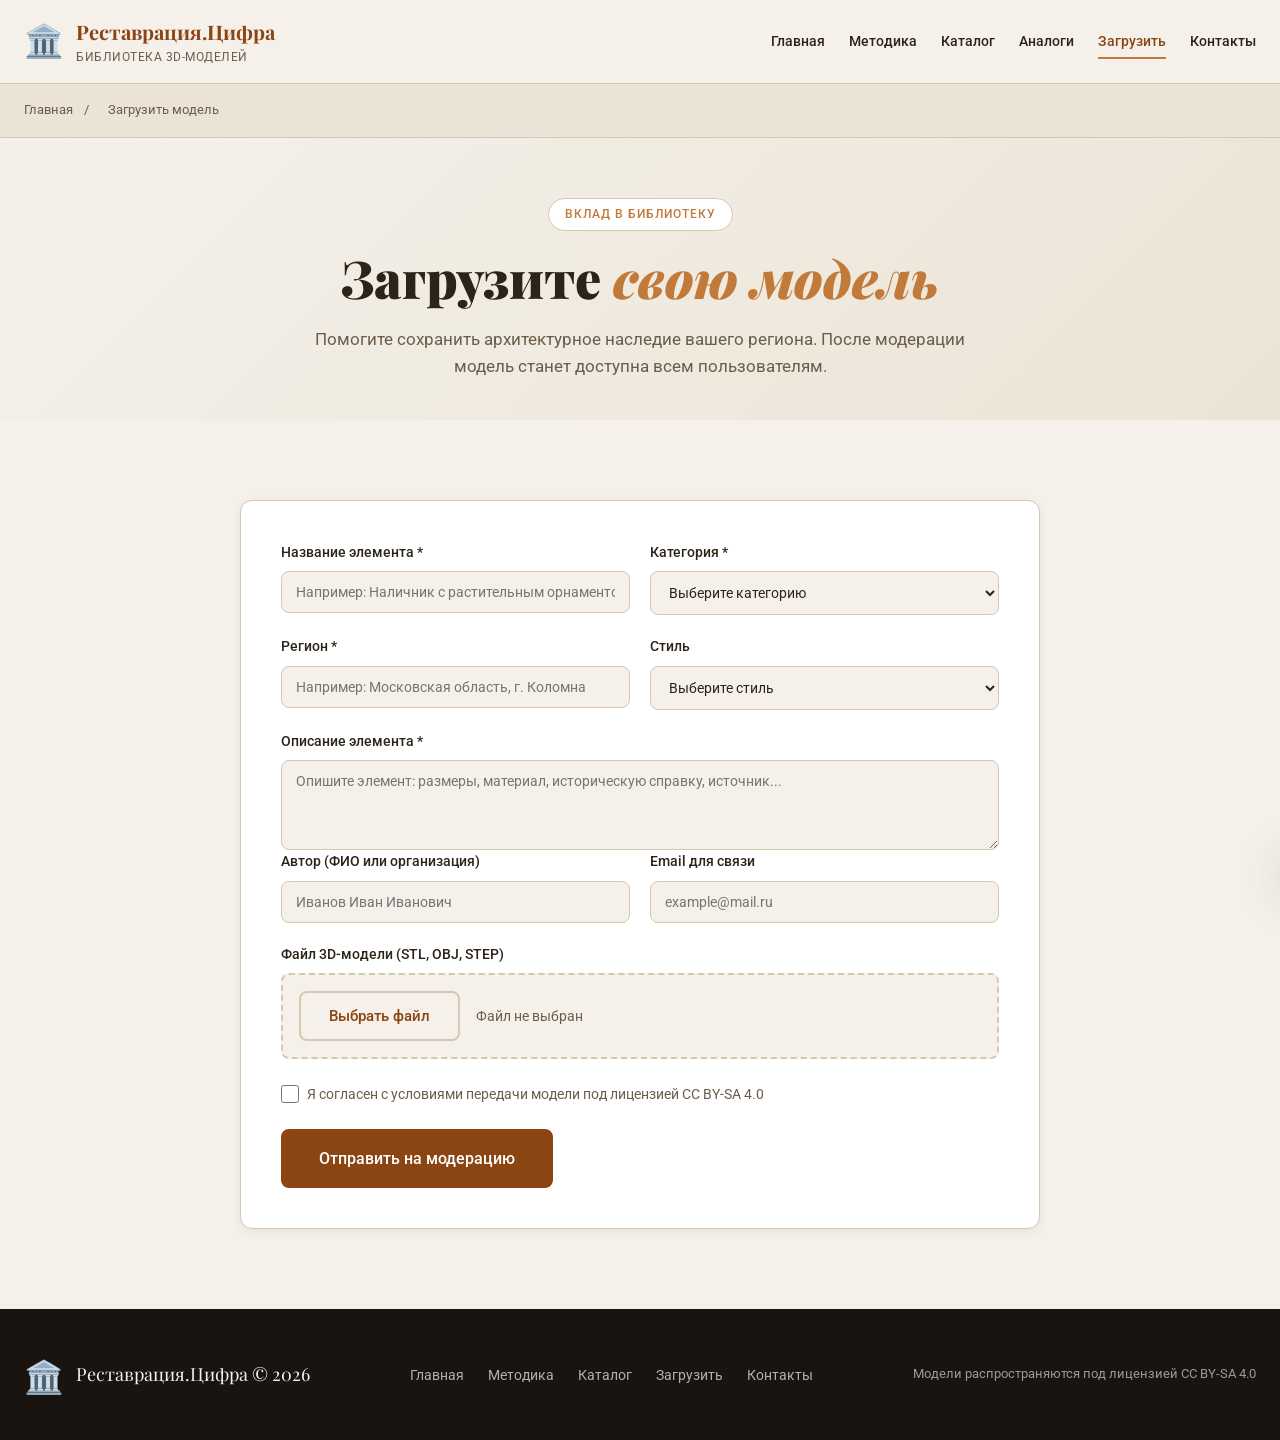
<file: upload.html>
<!DOCTYPE html>
<html lang="ru">
<head>
    <meta charset="UTF-8">
    <meta name="viewport" content="width=device-width, initial-scale=1.0">
    <title>Загрузить модель — Реставрация.Цифра</title>
    <link rel="stylesheet" href="styles.css">
    <link rel="stylesheet" href="pages.css">
    <link href="https://fonts.googleapis.com/css2?family=Playfair+Display:wght@400;700;900&family=Roboto:wght@300;400;500;700&display=swap" rel="stylesheet">
</head>
<body>
    <header class="header">
        <div class="container">
            <div class="header__inner">
                <a href="index.html" class="logo">
                    <span class="logo__icon">🏛️</span>
                    <div class="logo__text">
                        <span class="logo__title">Реставрация.Цифра</span>
                        <span class="logo__subtitle">Библиотека 3D-моделей</span>
                    </div>
                </a>
                <nav class="nav">
                    <a href="index.html" class="nav__link">Главная</a>
                    <a href="methodology.html" class="nav__link">Методика</a>
                    <a href="catalog.html" class="nav__link">Каталог</a>
                    <a href="analogs.html" class="nav__link">Аналоги</a>
                    <a href="upload.html" class="nav__link active">Загрузить</a>
                    <a href="contacts.html" class="nav__link">Контакты</a>
                </nav>
                <button class="burger" id="burger"><span></span><span></span><span></span></button>
            </div>
        </div>
    </header>

    <div class="breadcrumbs">
        <div class="container">
            <a href="index.html">Главная</a> <span>/</span> <span>Загрузить модель</span>
        </div>
    </div>

    <section class="page-hero">
        <div class="container">
            <span class="section__tag">Вклад в библиотеку</span>
            <h1 class="page-hero__title">Загрузите <span class="accent">свою модель</span></h1>
            <p class="page-hero__text">Помогите сохранить архитектурное наследие вашего региона. После модерации модель станет доступна всем пользователям.</p>
        </div>
    </section>

    <section class="section">
        <div class="container">
            <form class="upload-form" id="upload-form">
                <div class="form-row">
                    <div class="form-group">
                        <label>Название элемента *</label>
                        <input type="text" name="name" required placeholder="Например: Наличник с растительным орнаментом">
                    </div>
                    <div class="form-group">
                        <label>Категория *</label>
                        <select name="category" required>
                            <option value="">Выберите категорию</option>
                            <option value="nalichnik">Наличник</option>
                            <option value="capital">Капитель</option>
                            <option value="cornice">Карниз</option>
                            <option value="frieze">Лепной фриз</option>
                            <option value="rosette">Розетка</option>
                            <option value="keystone">Замковый камень</option>
                        </select>
                    </div>
                </div>
                <div class="form-row">
                    <div class="form-group">
                        <label>Регион *</label>
                        <input type="text" name="region" required placeholder="Например: Московская область, г. Коломна">
                    </div>
                    <div class="form-group">
                        <label>Стиль</label>
                        <select name="style">
                            <option value="">Выберите стиль</option>
                            <option value="classic">Классицизм</option>
                            <option value="baroque">Барокко</option>
                            <option value="eclectic">Эклектика</option>
                            <option value="wooden">Деревянное зодчество</option>
                            <option value="merchant">Купеческий</option>
                        </select>
                    </div>
                </div>
                <div class="form-group">
                    <label>Описание элемента *</label>
                    <textarea name="description" required rows="4" placeholder="Опишите элемент: размеры, материал, историческую справку, источник..."></textarea>
                </div>
                <div class="form-row">
                    <div class="form-group">
                        <label>Автор (ФИО или организация)</label>
                        <input type="text" name="author" placeholder="Иванов Иван Иванович">
                    </div>
                    <div class="form-group">
                        <label>Email для связи</label>
                        <input type="email" name="email" placeholder="example@mail.ru">
                    </div>
                </div>
                <div class="form-group">
                    <label>Файл 3D-модели (STL, OBJ, STEP)</label>
                    <div class="file-upload">
                        <input type="file" id="file-input" accept=".stl,.obj,.step" style="display:none;">
                        <button type="button" class="btn btn--outline" onclick="document.getElementById('file-input').click()">Выбрать файл</button>
                        <span class="file-name" id="file-name">Файл не выбран</span>
                    </div>
                </div>
                <div class="form-agreement">
                    <label><input type="checkbox" required> Я согласен с условиями передачи модели под лицензией CC BY-SA 4.0</label>
                </div>
                <button type="submit" class="btn btn--primary btn--large">Отправить на модерацию</button>
            </form>
        </div>
    </section>

    <div class="toast" id="toast"></div>

    <footer class="footer">
        <div class="container">
            <div class="footer__inner">
                <div class="footer__brand"><span class="logo__icon">🏛️</span><span>Реставрация.Цифра © 2026</span></div>
                <div class="footer__links">
                    <a href="index.html">Главная</a>
                    <a href="methodology.html">Методика</a>
                    <a href="catalog.html">Каталог</a>
                    <a href="upload.html">Загрузить</a>
                    <a href="contacts.html">Контакты</a>
                </div>
                <div class="footer__license">Модели распространяются под лицензией CC BY-SA 4.0</div>
            </div>
        </div>
    </footer>

    <script src="script.js"></script>
    <script>
        document.getElementById('upload-form').addEventListener('submit', (e) => {
            e.preventDefault();
            showToast('✅ Модель отправлена на модерацию! Мы свяжемся с вами в течение 3 рабочих дней.');
            e.target.reset();
            document.getElementById('file-name').textContent = 'Файл не выбран';
        });
        document.getElementById('file-input').addEventListener('change', (e) => {
            const file = e.target.files[0];
            if (file) document.getElementById('file-name').textContent = file.name;
        });
    </script>
</body>
</html>
</file>
<file: styles.css>
* { margin: 0; padding: 0; box-sizing: border-box; }

:root {
    --color-bg: #f5f1ea;
    --color-bg-alt: #ebe4d6;
    --color-primary: #8b4513;
    --color-primary-dark: #6b3410;
    --color-accent: #c17a3a;
    --color-text: #2c2418;
    --color-text-muted: #6b5d4a;
    --color-border: #d4c8b0;
    --color-white: #ffffff;
    --color-dark: #1a1410;
    --shadow-sm: 0 2px 8px rgba(44, 36, 24, 0.08);
    --shadow-md: 0 8px 24px rgba(44, 36, 24, 0.12);
    --shadow-lg: 0 16px 48px rgba(44, 36, 24, 0.18);
    --radius-sm: 8px;
    --radius-md: 12px;
    --radius-lg: 20px;
    --transition: 0.3s cubic-bezier(0.4, 0, 0.2, 1);
}

html { scroll-behavior: smooth; }

body {
    font-family: 'Roboto', sans-serif;
    background: var(--color-bg);
    color: var(--color-text);
    line-height: 1.6;
    overflow-x: hidden;
}

h1, h2, h3, h4 { font-family: 'Playfair Display', serif; line-height: 1.2; color: var(--color-text); }

.container { max-width: 1280px; margin: 0 auto; padding: 0 24px; }

.accent { color: var(--color-accent); font-style: italic; }

a { color: var(--color-primary); }

/* Кнопки */
.btn {
    display: inline-flex; align-items: center; justify-content: center; gap: 8px;
    padding: 14px 28px; border-radius: var(--radius-sm);
    font-weight: 500; font-size: 15px; text-decoration: none;
    border: 2px solid transparent; cursor: pointer;
    transition: var(--transition); font-family: inherit;
}
.btn--primary { background: var(--color-primary); color: var(--color-white); border-color: var(--color-primary); }
.btn--primary:hover { background: var(--color-primary-dark); transform: translateY(-2px); box-shadow: var(--shadow-md); }
.btn--secondary { background: transparent; color: var(--color-primary); border-color: var(--color-primary); }
.btn--secondary:hover { background: var(--color-primary); color: var(--color-white); }
.btn--outline { background: transparent; color: var(--color-primary); border-color: var(--color-border); }
.btn--outline:hover { border-color: var(--color-primary); }
.btn--large { padding: 18px 36px; font-size: 16px; }
.btn--small { padding: 8px 16px; font-size: 13px; }

/* Шапка */
.header {
    position: sticky; top: 0;
    background: rgba(245, 241, 234, 0.95);
    backdrop-filter: blur(12px);
    border-bottom: 1px solid var(--color-border);
    z-index: 100;
}
.header__inner { display: flex; align-items: center; justify-content: space-between; padding: 16px 0; }

.logo { display: flex; align-items: center; gap: 12px; text-decoration: none; }
.logo__icon { font-size: 32px; }
.logo__text { display: flex; flex-direction: column; }
.logo__title { font-family: 'Playfair Display', serif; font-weight: 700; font-size: 20px; color: var(--color-primary); }
.logo__subtitle { font-size: 12px; color: var(--color-text-muted); letter-spacing: 0.5px; text-transform: uppercase; }

.nav { display: flex; gap: 24px; }
.nav__link {
    color: var(--color-text); text-decoration: none;
    font-size: 14px; font-weight: 500;
    transition: var(--transition); position: relative;
    padding: 4px 0;
}
.nav__link::after {
    content: ''; position: absolute; bottom: -2px; left: 0;
    width: 0; height: 2px; background: var(--color-accent);
    transition: var(--transition);
}
.nav__link:hover { color: var(--color-primary); }
.nav__link:hover::after { width: 100%; }
.nav__link.active { color: var(--color-primary); }
.nav__link.active::after { width: 100%; }

.burger { display: none; flex-direction: column; gap: 5px; background: none; border: none; cursor: pointer; padding: 8px; }
.burger span { width: 24px; height: 2px; background: var(--color-text); transition: var(--transition); }

/* Хлебные крошки */
.breadcrumbs {
    padding: 16px 0;
    background: var(--color-bg-alt);
    font-size: 13px;
    color: var(--color-text-muted);
    border-bottom: 1px solid var(--color-border);
}
.breadcrumbs a { color: var(--color-text-muted); text-decoration: none; }
.breadcrumbs a:hover { color: var(--color-primary); }
.breadcrumbs span { margin: 0 8px; }

/* Секции */
.section { padding: 80px 0; }
.section--alt { background: var(--color-bg-alt); }
.section__header { text-align: center; margin-bottom: 60px; }
.section__tag {
    display: inline-block; padding: 6px 16px;
    background: var(--color-white); border: 1px solid var(--color-border);
    border-radius: 100px; font-size: 12px; color: var(--color-accent);
    text-transform: uppercase; letter-spacing: 1px; font-weight: 500; margin-bottom: 16px;
}
.section__title { font-size: clamp(28px, 4vw, 44px); font-weight: 700; margin-bottom: 16px; }
.section__subtitle { font-size: 17px; color: var(--color-text-muted); max-width: 640px; margin: 0 auto; }

.center-action { text-align: center; margin-top: 48px; }

/* Футер */
.footer { background: var(--color-dark); color: var(--color-bg); padding: 40px 0; }
.footer__inner { display: flex; justify-content: space-between; align-items: center; flex-wrap: wrap; gap: 20px; }
.footer__brand { display: flex; align-items: center; gap: 12px; font-family: 'Playfair Display', serif; font-size: 18px; }
.footer__links { display: flex; gap: 24px; flex-wrap: wrap; }
.footer__links a { color: var(--color-bg); text-decoration: none; font-size: 14px; opacity: 0.7; transition: var(--transition); }
.footer__links a:hover { opacity: 1; color: var(--color-accent); }
.footer__license { font-size: 13px; opacity: 0.6; }

/* Уведомление */
.toast {
    position: fixed; bottom: 24px; right: 24px;
    padding: 16px 24px; background: var(--color-primary); color: var(--color-white);
    border-radius: var(--radius-sm); box-shadow: var(--shadow-lg);
    transform: translateX(calc(100% + 24px));
    transition: transform 0.4s cubic-bezier(0.4, 0, 0.2, 1);
    z-index: 2000; max-width: 320px;
}
.toast.show { transform: translateX(0); }

/* Модальное окно */
.modal { position: fixed; inset: 0; z-index: 1000; display: none; align-items: center; justify-content: center; padding: 20px; }
.modal.active { display: flex; animation: fadeIn 0.3s ease; }
.modal__overlay { position: absolute; inset: 0; background: rgba(26, 20, 16, 0.7); backdrop-filter: blur(4px); }
.modal__content {
    position: relative; background: var(--color-white);
    border-radius: var(--radius-lg); max-width: 900px; width: 100%;
    max-height: 90vh; overflow-y: auto;
    display: grid; grid-template-columns: 1fr 1fr;
    animation: slideUp 0.4s ease;
}
.modal__close {
    position: absolute; top: 16px; right: 16px;
    width: 36px; height: 36px; border-radius: 50%;
    background: var(--color-white); border: none; font-size: 24px;
    cursor: pointer; z-index: 2; display: flex; align-items: center; justify-content: center;
    transition: var(--transition); box-shadow: var(--shadow-sm);
}
.modal__close:hover { background: var(--color-bg); transform: rotate(90deg); }
.modal__image {
    height: 100%; min-height: 400px;
    background: linear-gradient(135deg, var(--color-bg-alt) 0%, var(--color-border) 100%);
    display: flex; align-items: center; justify-content: center; font-size: 120px;
}
.modal__body { padding: 40px; }
.modal__badge {
    display: inline-block; padding: 4px 12px;
    background: var(--color-bg); border-radius: 100px;
    font-size: 11px; color: var(--color-accent);
    text-transform: uppercase; letter-spacing: 0.5px; font-weight: 500; margin-bottom: 12px;
}
.modal__title { font-size: 28px; margin-bottom: 12px; color: var(--color-primary); }
.modal__meta { display: flex; gap: 16px; font-size: 13px; color: var(--color-text-muted); margin-bottom: 20px; padding-bottom: 20px; border-bottom: 1px solid var(--color-border); }
.modal__description { color: var(--color-text-muted); margin-bottom: 24px; font-size: 15px; }
.modal__specs { display: grid; grid-template-columns: 1fr 1fr; gap: 12px; margin-bottom: 24px; padding: 20px; background: var(--color-bg); border-radius: var(--radius-sm); }
.spec__label { display: block; font-size: 12px; color: var(--color-text-muted); margin-bottom: 4px; }
.spec__value { font-weight: 500; color: var(--color-text); font-size: 14px; }
.modal__actions { display: flex; gap: 12px; flex-wrap: wrap; }

@keyframes fadeIn { from { opacity: 0; } to { opacity: 1; } }
@keyframes slideUp { from { opacity: 0; transform: translateY(30px); } to { opacity: 1; transform: translateY(0); } }

/* Адаптивность */
@media (max-width: 900px) {
    .modal__content { grid-template-columns: 1fr; }
    .modal__image { min-height: 250px; font-size: 80px; }
}

@media (max-width: 768px) {
    .nav {
        position: fixed; top: 72px; left: 0; right: 0;
        background: var(--color-white); flex-direction: column;
        padding: 24px; gap: 16px; border-bottom: 1px solid var(--color-border);
        transform: translateY(-150%); transition: var(--transition);
    }
    .nav.active { transform: translateY(0); }
    .burger { display: flex; }
    .burger.active span:nth-child(1) { transform: translateY(7px) rotate(45deg); }
    .burger.active span:nth-child(2) { opacity: 0; }
    .burger.active span:nth-child(3) { transform: translateY(-7px) rotate(-45deg); }
    .section { padding: 60px 0; }
    .footer__inner { flex-direction: column; text-align: center; }
}
</file>
<file: pages.css>
/* ====== Hero главной ====== */
.hero {
    padding: 100px 0 80px;
    background: linear-gradient(135deg, var(--color-bg) 0%, var(--color-bg-alt) 100%);
    position: relative; overflow: hidden;
}
.hero::before {
    content: ''; position: absolute; top: -50%; right: -10%;
    width: 600px; height: 600px;
    background: radial-gradient(circle, rgba(193, 122, 58, 0.15) 0%, transparent 70%);
    border-radius: 50%;
}
.hero__content { max-width: 800px; position: relative; z-index: 1; }
.hero__badge {
    display: inline-block; padding: 8px 16px;
    background: var(--color-white); border: 1px solid var(--color-border);
    border-radius: 100px; font-size: 13px; color: var(--color-text-muted);
    margin-bottom: 24px; letter-spacing: 0.5px;
}
.hero__title { font-size: clamp(36px, 5vw, 64px); font-weight: 900; margin-bottom: 24px; line-height: 1.1; }
.hero__text { font-size: 18px; color: var(--color-text-muted); margin-bottom: 40px; max-width: 640px; }
.hero__actions { display: flex; gap: 16px; margin-bottom: 60px; flex-wrap: wrap; }
.hero__stats { display: flex; gap: 48px; flex-wrap: wrap; }
.stat__value { display: block; font-family: 'Playfair Display', serif; font-size: 48px; font-weight: 900; color: var(--color-primary); line-height: 1; }
.stat__label { display: block; font-size: 14px; color: var(--color-text-muted); margin-top: 8px; }

/* ====== Карточки "О проекте" ====== */
.about__grid { display: grid; grid-template-columns: repeat(auto-fit, minmax(240px, 1fr)); gap: 24px; }
.about__card { padding: 32px; background: var(--color-white); border-radius: var(--radius-md); transition: var(--transition); border: 1px solid var(--color-border); }
.about__card:hover { transform: translateY(-4px); box-shadow: var(--shadow-md); border-color: var(--color-accent); }
.about__icon { font-size: 40px; margin-bottom: 16px; }
.about__card-title { font-size: 20px; margin-bottom: 12px; color: var(--color-primary); }
.about__card-text { color: var(--color-text-muted); font-size: 15px; }

/* ====== Проблема ====== */
.problem__grid { display: grid; grid-template-columns: repeat(auto-fit, minmax(240px, 1fr)); gap: 24px; }
.problem__card {
    padding: 32px; background: var(--color-white);
    border-radius: var(--radius-md); border: 1px solid var(--color-border);
    transition: var(--transition);
}
.problem__card:hover { transform: translateY(-4px); box-shadow: var(--shadow-md); }
.problem__card--large { grid-column: span 2; background: var(--color-primary); color: var(--color-white); border-color: var(--color-primary); }
.problem__card--large h3 { color: var(--color-white); font-size: 24px; margin: 16px 0; }
.problem__card--large p { opacity: 0.9; }
.problem__card--large .problem__number { color: var(--color-accent); }
.problem__number { font-family: 'Playfair Display', serif; font-size: 56px; font-weight: 900; color: var(--color-accent); line-height: 1; }
.problem__icon { font-size: 40px; margin-bottom: 16px; }
.problem__card h3 { font-size: 20px; margin-bottom: 12px; color: var(--color-primary); }
.problem__card p { color: var(--color-text-muted); font-size: 15px; }

/* ====== CTA ====== */
.cta { background: var(--color-bg-alt); }
.cta__inner {
    text-align: center; padding: 60px 40px;
    background: linear-gradient(135deg, var(--color-primary) 0%, var(--color-primary-dark) 100%);
    border-radius: var(--radius-lg); color: var(--color-white);
}
.cta__inner h2 { color: var(--color-white); font-size: 36px; margin-bottom: 16px; }
.cta__inner p { font-size: 17px; opacity: 0.9; margin-bottom: 32px; max-width: 600px; margin-left: auto; margin-right: auto; }
.cta__actions { display: flex; gap: 12px; justify-content: center; flex-wrap: wrap; }
.cta__actions .btn--primary { background: var(--color-white); color: var(--color-primary); border-color: var(--color-white); }
.cta__actions .btn--primary:hover { background: var(--color-bg); }
.cta__actions .btn--secondary { color: var(--color-white); border-color: var(--color-white); }
.cta__actions .btn--secondary:hover { background: var(--color-white); color: var(--color-primary); }

/* ====== Page Hero (внутренние страницы) ====== */
.page-hero {
    padding: 60px 0 40px;
    background: linear-gradient(135deg, var(--color-bg) 0%, var(--color-bg-alt) 100%);
    text-align: center;
}
.page-hero__title { font-size: clamp(32px, 4.5vw, 52px); font-weight: 900; margin-bottom: 16px; }
.page-hero__text { font-size: 17px; color: var(--color-text-muted); max-width: 700px; margin: 0 auto; }

/* ====== Timeline (методика) ====== */
.timeline { max-width: 800px; margin: 0 auto; position: relative; }
.timeline::before {
    content: ''; position: absolute; left: 40px; top: 0; bottom: 0;
    width: 2px; background: var(--color-border);
}
.timeline__item { display: flex; gap: 24px; margin-bottom: 32px; position: relative; }
.timeline__marker {
    flex-shrink: 0; width: 80px; height: 80px;
    background: var(--color-white); border: 2px solid var(--color-accent);
    border-radius: 50%; display: flex; align-items: center; justify-content: center;
    font-family: 'Playfair Display', serif; font-size: 24px; font-weight: 900;
    color: var(--color-accent); z-index: 1;
}
.timeline__content {
    flex: 1; padding: 24px 32px;
    background: var(--color-white); border-radius: var(--radius-md);
    border: 1px solid var(--color-border);
}
.timeline__content h3 { font-size: 20px; margin-bottom: 12px; color: var(--color-primary); }
.timeline__content p { color: var(--color-text-muted); font-size: 15px; }
.timeline__meta {
    display: flex; gap: 16px; flex-wrap: wrap;
    margin-top: 16px; padding-top: 16px; border-top: 1px solid var(--color-border);
    font-size: 13px; color: var(--color-accent); font-weight: 500;
}
.timeline__item--highlight .timeline__marker { background: var(--color-accent); color: var(--color-white); }
.timeline__item--highlight .timeline__content { border-color: var(--color-accent); background: #fff9f2; }

/* ====== Каталог ====== */
.filters {
    display: grid; grid-template-columns: repeat(auto-fit, minmax(200px, 1fr));
    gap: 16px; margin-bottom: 24px; padding: 24px;
    background: var(--color-white); border-radius: var(--radius-md);
    border: 1px solid var(--color-border);
}
.filter-group { display: flex; flex-direction: column; gap: 6px; }
.filter-label { font-size: 12px; text-transform: uppercase; letter-spacing: 0.5px; color: var(--color-text-muted); font-weight: 500; }
.filter-select, .filter-input {
    padding: 10px 14px; border: 1px solid var(--color-border);
    border-radius: var(--radius-sm); background: var(--color-bg);
    font-family: inherit; font-size: 14px; color: var(--color-text);
    transition: var(--transition);
}
.filter-select:focus, .filter-input:focus { outline: none; border-color: var(--color-accent); background: var(--color-white); }

.catalog__toolbar { display: flex; justify-content: space-between; align-items: center; margin-bottom: 24px; flex-wrap: wrap; gap: 12px; }
.results-count { font-size: 14px; color: var(--color-text-muted); }

.models-grid { display: grid; grid-template-columns: repeat(auto-fill, minmax(280px, 1fr)); gap: 24px; }
.model-card {
    background: var(--color-white); border-radius: var(--radius-md);
    overflow: hidden; border: 1px solid var(--color-border);
    transition: var(--transition); cursor: pointer;
}
.model-card:hover { transform: translateY(-4px); box-shadow: var(--shadow-lg); border-color: var(--color-accent); }
.model-card__image {
    height: 200px;
    background: linear-gradient(135deg, var(--color-bg-alt) 0%, var(--color-border) 100%);
    display: flex; align-items: center; justify-content: center;
    font-size: 72px; position: relative;
}
.model-card__body { padding: 20px; }
.model-card__category {
    display: inline-block; padding: 4px 10px;
    background: var(--color-bg); border-radius: 100px;
    font-size: 11px; color: var(--color-accent);
    text-transform: uppercase; letter-spacing: 0.5px; font-weight: 500; margin-bottom: 8px;
}
.model-card__title { font-size: 18px; margin-bottom: 8px; color: var(--color-primary); }
.model-card__meta { display: flex; justify-content: space-between; font-size: 13px; color: var(--color-text-muted); margin-bottom: 12px; }
.model-card__download { display: inline-flex; align-items: center; gap: 6px; font-size: 13px; color: var(--color-accent); font-weight: 500; }
.catalog__empty { text-align: center; padding: 60px 20px; color: var(--color-text-muted); font-size: 16px; }

/* ====== Форма загрузки ====== */
.upload-form {
    max-width: 800px; margin: 0 auto;
    padding: 40px; background: var(--color-white);
    border-radius: var(--radius-md); box-shadow: var(--shadow-sm);
    border: 1px solid var(--color-border);
}
.form-row { display: grid; grid-template-columns: 1fr 1fr; gap: 20px; margin-bottom: 20px; }
.form-group { display: flex; flex-direction: column; gap: 8px; }
.form-group label { font-size: 14px; font-weight: 500; color: var(--color-text); }
.form-group input, .form-group select, .form-group textarea {
    padding: 12px 14px; border: 1px solid var(--color-border);
    border-radius: var(--radius-sm); background: var(--color-bg);
    font-family: inherit; font-size: 14px; color: var(--color-text);
    transition: var(--transition); resize: vertical;
}
.form-group input:focus, .form-group select:focus, .form-group textarea:focus {
    outline: none; border-color: var(--color-accent); background: var(--color-white);
}
.form-agreement { margin: 24px 0; font-size: 14px; color: var(--color-text-muted); }
.form-agreement label { display: flex; align-items: center; gap: 8px; cursor: pointer; }
.form-agreement input { width: 18px; height: 18px; }

.file-upload { display: flex; align-items: center; gap: 16px; padding: 16px; background: var(--color-bg); border: 2px dashed var(--color-border); border-radius: var(--radius-sm); flex-wrap: wrap; }
.file-name { color: var(--color-text-muted); font-size: 14px; }

/* ====== Таблица аналогов ====== */
.table-wrapper { overflow-x: auto; border-radius: var(--radius-md); border: 1px solid var(--color-border); background: var(--color-white); }
.compare-table { width: 100%; border-collapse: collapse; min-width: 700px; }
.compare-table th {
    background: var(--color-primary); color: var(--color-white);
    padding: 16px 20px; text-align: left; font-weight: 500; font-size: 14px;
}
.compare-table td { padding: 20px; border-bottom: 1px solid var(--color-border); font-size: 14px; vertical-align: top; }
.compare-table tr:last-child td { border-bottom: none; }
.compare-table tr:hover { background: var(--color-bg); }
.compare-table td:first-child { font-weight: 500; color: var(--color-primary); min-width: 180px; }
.compare-table td:last-child { color: var(--color-accent); font-weight: 500; }
.compare-table small { color: var(--color-text-muted); font-weight: 400; }

/* ====== Сравнение стоимости ====== */
.cost-compare { display: grid; grid-template-columns: 1fr 1fr; gap: 24px; max-width: 900px; margin: 0 auto; }
.cost-card {
    padding: 32px; background: var(--color-white);
    border-radius: var(--radius-md); border: 2px solid var(--color-border);
    text-align: center;
}
.cost-card__label { font-size: 13px; text-transform: uppercase; letter-spacing: 1px; color: var(--color-text-muted); margin-bottom: 12px; }
.cost-card__price { font-family: 'Playfair Display', serif; font-size: 48px; font-weight: 900; color: var(--color-primary); margin-bottom: 24px; }
.cost-card__list { list-style: none; text-align: left; margin-bottom: 24px; }
.cost-card__list li { padding: 8px 0; border-bottom: 1px solid var(--color-border); font-size: 14px; display: flex; justify-content: space-between; }
.cost-card__list li:last-child { border-bottom: none; }
.cost-card__list span { font-weight: 500; color: var(--color-text); }
.cost-card__time { font-size: 14px; color: var(--color-text-muted); }
.cost-card--new { border-color: var(--color-accent); background: #fff9f2; }
.cost-card--new .cost-card__price { color: var(--color-accent); }
.cost-card__save {
    margin-top: 16px; padding: 12px;
    background: var(--color-accent); color: var(--color-white);
    border-radius: var(--radius-sm); font-weight: 500;
}

/* ====== Контакты ====== */
.contacts-grid { display: grid; grid-template-columns: repeat(auto-fit, minmax(220px, 1fr)); gap: 24px; margin-bottom: 60px; }
.contact-card {
    padding: 32px; background: var(--color-white);
    border-radius: var(--radius-md); border: 1px solid var(--color-border);
    text-align: center; transition: var(--transition);
}
.contact-card:hover { transform: translateY(-4px); box-shadow: var(--shadow-md); border-color: var(--color-accent); }
.contact-card__icon { font-size: 40px; margin-bottom: 16px; }
.contact-card h3 { font-size: 18px; margin-bottom: 12px; color: var(--color-primary); }
.contact-card p { color: var(--color-text-muted); font-size: 14px; }
.contact-card a { color: var(--color-primary); text-decoration: none; }
.contact-card a:hover { color: var(--color-accent); }

.partners-block { margin-bottom: 60px; text-align: center; }
.partners-block h2 { font-size: 32px; margin-bottom: 32px; }
.partners-grid { display: grid; grid-template-columns: repeat(auto-fit, minmax(240px, 1fr)); gap: 16px; }
.partner {
    padding: 24px; background: var(--color-white);
    border-radius: var(--radius-md); border: 1px solid var(--color-border);
    font-size: 14px; color: var(--color-text-muted);
}

.contacts-cta {
    text-align: center; padding: 60px 40px;
    background: var(--color-bg-alt); border-radius: var(--radius-lg);
}
.contacts-cta h2 { font-size: 32px; margin-bottom: 16px; }
.contacts-cta p { color: var(--color-text-muted); margin-bottom: 24px; max-width: 600px; margin-left: auto; margin-right: auto; }

/* ====== Адаптивность ====== */
@media (max-width: 768px) {
    .problem__card--large { grid-column: span 1; }
    .form-row { grid-template-columns: 1fr; }
    .upload-form { padding: 24px; }
    .cost-compare { grid-template-columns: 1fr; }
    .timeline::before { left: 20px; }
    .timeline__marker { width: 40px; height: 40px; font-size: 14px; }
    .timeline__item { gap: 16px; }
    .timeline__content { padding: 20px; }
}
</file>
